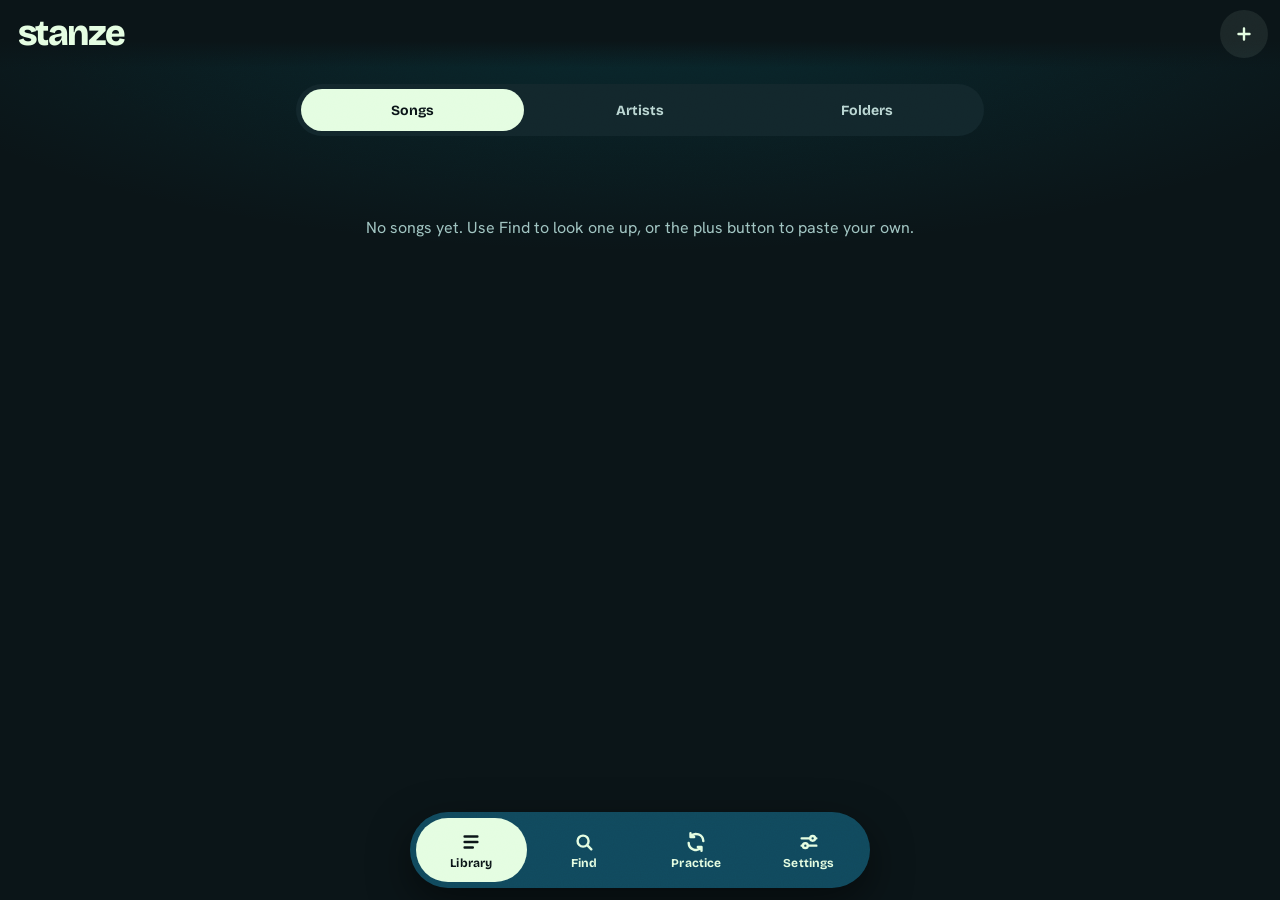
<file: index.html>
<!doctype html>
<html lang="en">
<head>
  <meta charset="utf-8">
  <meta name="viewport" content="width=device-width, initial-scale=1, viewport-fit=cover, interactive-widget=resizes-content">
  <title>Stanze</title>
  <meta name="description" content="Autoscrolling lyrics and chords for playing along.">
  <meta name="theme-color" content="#0a1215">
  <link rel="manifest" href="manifest.webmanifest">
  <link rel="icon" href="icons/icon.svg" type="image/svg+xml">
  <link rel="apple-touch-icon" href="icons/icon-180.png">
  <link rel="preconnect" href="https://fonts.googleapis.com">
  <link rel="preconnect" href="https://fonts.gstatic.com" crossorigin>
  <link rel="stylesheet" href="https://fonts.googleapis.com/css2?family=Bricolage+Grotesque:opsz,wght@12..96,400..800&family=Hanken+Grotesk:wght@400..700&display=swap">
  <link rel="stylesheet" href="style.css?v=1.11.0">
</head>
<body>
  <!-- Icon set (inline SVG, no emoji) -->
  <svg width="0" height="0" style="position:absolute" aria-hidden="true">
    <defs>
      <symbol id="i-back" viewBox="0 0 24 24"><path d="M15 5l-7 7 7 7" fill="none" stroke="currentColor" stroke-width="2.6" stroke-linecap="round" stroke-linejoin="round"/></symbol>
      <symbol id="i-settings" viewBox="0 0 24 24"><g fill="none" stroke="currentColor" stroke-width="2.6" stroke-linecap="round" stroke-linejoin="round"><path d="M4 8h9M19 8h1M4 16h1M11 16h9"/><circle cx="16" cy="8" r="2.6"/><circle cx="8" cy="16" r="2.6"/></g></symbol>
      <symbol id="i-edit" viewBox="0 0 24 24"><path d="M4 20h4L19 9l-4-4L4 16v4zM13.5 6.5l4 4" fill="none" stroke="currentColor" stroke-width="2.6" stroke-linejoin="round"/></symbol>
      <symbol id="i-play" viewBox="0 0 24 24"><g fill="none" stroke="currentColor" stroke-width="2.6" stroke-linecap="round" stroke-linejoin="round"><path d="M8 5.5v13l11-6.5z"/></g></symbol>
      <symbol id="i-pause" viewBox="0 0 24 24"><g fill="none" stroke="currentColor" stroke-width="2.6" stroke-linecap="round" stroke-linejoin="round"><path d="M9 6v12M15 6v12"/></g></symbol>
      <symbol id="i-restart" viewBox="0 0 24 24"><g fill="none" stroke="currentColor" stroke-width="2.6" stroke-linecap="round" stroke-linejoin="round"><path d="M4 12a8 8 0 108-8 8 8 0 00-6 2.7"/><path d="M5 3v4h4"/></g></symbol>
      <symbol id="i-minus" viewBox="0 0 24 24"><path d="M6 12h12" stroke="currentColor" stroke-width="2.6" stroke-linecap="round"/></symbol>
      <symbol id="i-plus" viewBox="0 0 24 24"><path d="M12 6v12M6 12h12" stroke="currentColor" stroke-width="2.6" stroke-linecap="round"/></symbol>
      <symbol id="i-more" viewBox="0 0 24 24"><g fill="currentColor"><circle cx="5.5" cy="12" r="1.8"/><circle cx="12" cy="12" r="1.8"/><circle cx="18.5" cy="12" r="1.8"/></g></symbol>
      <symbol id="i-close" viewBox="0 0 24 24"><path d="M6 6l12 12M18 6L6 18" stroke="currentColor" stroke-width="2.6" stroke-linecap="round"/></symbol>
      <symbol id="i-search" viewBox="0 0 24 24"><g fill="none" stroke="currentColor" stroke-width="2.6" stroke-linecap="round" stroke-linejoin="round"><circle cx="11" cy="11" r="6"/><path d="M16 16l4 4"/></g></symbol>
      <symbol id="i-text" viewBox="0 0 24 24"><g fill="none" stroke="currentColor" stroke-width="2.6" stroke-linecap="round" stroke-linejoin="round"><rect x="5" y="4.5" width="14" height="16.5" rx="4"/><path d="M9 10h6M9 14.5h4"/></g></symbol>
      <symbol id="i-folder" viewBox="0 0 24 24"><path d="M3.5 7.5a2 2 0 012-2h4l2 2h7a2 2 0 012 2v7.5a2 2 0 01-2 2h-13a2 2 0 01-2-2z" fill="none" stroke="currentColor" stroke-width="2.6" stroke-linejoin="round"/></symbol>
      <symbol id="i-note" viewBox="0 0 24 24"><g fill="none" stroke="currentColor" stroke-width="2.6" stroke-linecap="round" stroke-linejoin="round"><path d="M9 18V6l10-2v12"/><circle cx="6.5" cy="18" r="2.5"/><circle cx="16.5" cy="16" r="2.5"/></g></symbol>
      <symbol id="i-timer" viewBox="0 0 24 24"><g fill="none" stroke="currentColor" stroke-width="2.6" stroke-linecap="round"><circle cx="12" cy="13" r="7"/><path d="M12 13V9.5M10 3h4"/></g></symbol>
      <symbol id="i-updown" viewBox="0 0 24 24"><path d="M8 8.5l4-4 4 4M8 15.5l4 4 4-4M12 5v14" fill="none" stroke="currentColor" stroke-width="2.4" stroke-linecap="round" stroke-linejoin="round"/></symbol>
      <symbol id="i-up" viewBox="0 0 24 24"><path d="M6 15l6-6 6 6" fill="none" stroke="currentColor" stroke-width="2.6" stroke-linecap="round" stroke-linejoin="round"/></symbol>
      <symbol id="i-down" viewBox="0 0 24 24"><path d="M6 9l6 6 6-6" fill="none" stroke="currentColor" stroke-width="2.6" stroke-linecap="round" stroke-linejoin="round"/></symbol>
      <symbol id="i-next" viewBox="0 0 24 24"><g fill="currentColor"><path d="M5 6.2v11.6a.8.8 0 001.2.7l8.6-5.8a.8.8 0 000-1.4L6.2 5.5A.8.8 0 005 6.2z"/><rect x="16.5" y="5.5" width="2.5" height="13" rx="1"/></g></symbol>
      <symbol id="i-check" viewBox="0 0 24 24"><path d="M5 12.5l4.5 4.5L19 7.5" fill="none" stroke="currentColor" stroke-width="2.6" stroke-linecap="round" stroke-linejoin="round"/></symbol>
      <symbol id="i-library" viewBox="0 0 24 24"><g fill="none" stroke="currentColor" stroke-width="2.6" stroke-linecap="round" stroke-linejoin="round"><path d="M5 6h14M5 12h14M5 18h9"/></g></symbol>
      <symbol id="i-practice" viewBox="0 0 24 24"><g fill="none" stroke="currentColor" stroke-width="2.6" stroke-linecap="round" stroke-linejoin="round"><path d="M4 13a8 8 0 0 0 14 5M20 11A8 8 0 0 0 6 6M6 2.5V6.5H10M18 21.5V17.5H14"/></g></symbol>
      <symbol id="i-sort" viewBox="0 0 24 24"><g fill="none" stroke="currentColor" stroke-width="2.6" stroke-linecap="round" stroke-linejoin="round"><path d="M7 5v14M4 16l3 3 3-3M17 19V5M14 8l3-3 3 3"/></g></symbol>
      <symbol id="i-chevron" viewBox="0 0 24 24"><path d="M9 6l6 6-6 6" fill="none" stroke="currentColor" stroke-width="2.6" stroke-linecap="round" stroke-linejoin="round"/></symbol>
      <symbol id="i-metronome" viewBox="0 0 24 24"><g fill="none" stroke="currentColor" stroke-width="2.6" stroke-linecap="round" stroke-linejoin="round"><path d="M7 20L10 4h4l3 16z"/><path d="M12 15l5-7"/></g></symbol>
      <symbol id="i-click" viewBox="0 0 24 24"><g fill="none" stroke="currentColor" stroke-width="2.6" stroke-linecap="round" stroke-linejoin="round"><path d="M4 9.5h3l4.5-4v13L7 14.5H4z"/><path d="M15 9a4 4 0 010 6M17.8 6.5a7.5 7.5 0 010 11"/></g></symbol>
      <symbol id="i-flag" viewBox="0 0 24 24"><path d="M7 21V4M7 4h10l-2.5 4L17 12H7" fill="none" stroke="currentColor" stroke-width="2.4" stroke-linecap="round" stroke-linejoin="round"/></symbol>
      <symbol id="i-tuning" viewBox="0 0 24 24"><g fill="none" stroke="currentColor" stroke-width="2.6" stroke-linecap="round" stroke-linejoin="round"><path d="M8 21V11M16 21V11"/><path d="M7 11h10l-1-6.5a1.5 1.5 0 00-1.5-1.3h-5A1.5 1.5 0 008 4.5z"/><path d="M4.5 6h3M16.5 8h3"/></g></symbol>
      <symbol id="i-person" viewBox="0 0 24 24"><g fill="none" stroke="currentColor" stroke-width="2.6" stroke-linecap="round"><circle cx="12" cy="8.5" r="3.5"/><path d="M5 20c1.2-3.6 4-5.5 7-5.5s5.8 1.9 7 5.5"/></g></symbol>
    </defs>
  </svg>

  <div class="grain" aria-hidden="true"></div>

  <!-- LIBRARY -->
  <section id="view-library" class="view tabbed" hidden>
    <header class="bar brand-bar">
      <h1 class="tab-title wordmark" aria-label="Stanze library">stanze</h1>
      <button class="icon-btn" data-go="#/edit/new" aria-label="Add your own lyrics"><svg><use href="#i-plus"/></svg></button>
    </header>
    <div class="content">
      <div class="segmented" id="lib-views" role="tablist" aria-label="Library view">
        <button type="button" data-view="songs" role="tab">Songs</button>
        <button type="button" data-view="artists" role="tab">Artists</button>
        <button type="button" data-view="folders" role="tab">Folders</button>
      </div>
      <div class="row gap lib-tools">
        <input id="lib-filter" class="input grow" type="search" placeholder="Filter" autocomplete="off">
        <button class="btn small sort-btn" id="lib-sort" type="button"><svg><use href="#i-sort"/></svg><span id="lib-sort-label">Recent</span></button>
        <button class="btn small sort-btn tune-btn" id="lib-tuning" type="button" hidden><svg><use href="#i-tuning"/></svg><span id="lib-tuning-label">Tuning</span></button>
      </div>
      <div id="lib-list" class="lib-list"></div>
      <p id="lib-empty" class="empty" hidden></p>
    </div>
    <nav id="alpha-rail" class="alpha-rail" hidden aria-label="Jump to letter"></nav>
  </section>

  <!-- FOLDER -->
  <section id="view-folder" class="view tabbed" hidden>
    <header class="bar">
      <button class="icon-btn" id="folder-back" aria-label="Back"><svg><use href="#i-back"/></svg></button>
      <h1 id="folder-name"></h1>
      <button class="btn small" id="folder-add" aria-label="Add songs"><svg><use href="#i-plus"/></svg>Add</button>
      <button class="icon-btn" id="folder-menu" aria-label="Folder options"><svg><use href="#i-more"/></svg></button>
    </header>
    <div class="content">
      <div class="folder-sub"><span class="muted small" id="folder-meta"></span><span class="drag-note" id="folder-drag-note" hidden><svg><use href="#i-updown"/></svg>Drag the numbers to reorder</span></div>
      <ul id="folder-list" class="list"></ul>
      <div id="folder-empty" class="empty folder-empty" hidden><p>Nothing on this cord yet.</p><button class="btn primary" id="folder-empty-add"><svg><use href="#i-plus"/></svg>Add songs</button></div>
    </div>
  </section>

  <!-- FIND -->
  <section id="view-search" class="view tabbed" hidden>
    <header class="bar brand-bar"><h1 class="tab-title">Find</h1></header>
    <div class="content">
      <form id="search-form" class="stack">
        <div class="search-field"><svg aria-hidden="true"><use href="#i-search"/></svg><input id="search-track" class="input" placeholder="Song title" autocomplete="off" required></div>
        <input id="search-artist" class="input" placeholder="Artist (optional)" autocomplete="off">
        <button class="btn primary" type="submit"><svg><use href="#i-search"/></svg>Search lyrics</button>
      </form>
      <p id="search-status" class="muted"></p>
      <ul id="search-results" class="list results"></ul>
      <div class="card-note">
        <div class="grow"><b>Got your own lyrics or chords?</b><div class="muted small">Paste them in and Stanze will pace them for you.</div></div>
        <button class="btn small" data-go="#/edit/new">Paste my own</button>
      </div>
      <p class="muted small">Lyrics come from LRCLIB, a free open lyrics library. Synced songs scroll in time with the original recording.</p>
    </div>
  </section>

  <!-- PRACTICE -->
  <section id="view-practice" class="view tabbed" hidden>
    <header class="bar brand-bar"><h1 class="tab-title">Practice</h1></header>
    <div class="content">
      <section class="deck">
        <div class="deck-head">
          <div class="eyebrow">Today's practice</div>
          <h2>Five songs, picked for you</h2>
          <p class="deck-lede">Chosen from how you've rated your songs. Stanze keeps an ear on every rating and adapts as you go: a song that feels rustier comes back sooner, and one that's settling in gives its place to something that needs you more.</p>
          <div class="deck-progress"><div class="deck-strip" id="deck-strip" aria-hidden="true"></div><span id="deck-count"></span></div>
        </div>
        <ul id="deck-list" class="list deck-list"></ul>
        <p id="deck-swipe-note" class="muted small deck-note" hidden>Start with any song. Not feeling one today? Swipe it away and it rests for a few days.</p>
        <div id="deck-finished" class="deck-finished" hidden>
          <h3>That's today's five</h3>
          <p>Thanks for making time to practise. Tomorrow's songs will build on how these felt.</p>
          <button class="btn primary" id="deck-more" type="button"><svg><use href="#i-practice"/></svg>Practise five more</button>
        </div>
        <p id="deck-empty" class="empty" hidden>Nothing to practise yet. Rate a few songs from their options menu and Stanze will start picking for you.</p>
        <div id="deck-done-wrap" class="deck-done-wrap" hidden>
          <div class="field-label">Done today</div>
          <div id="deck-done" class="deck-done"></div>
        </div>
      </section>
      <section>
        <div class="lib-shape-head">
          <h2>Where your songs are</h2>
          <p>From first read to second nature. Tap a stage to see its songs.</p>
        </div>
        <div id="comfort-summary" class="lib-shape"></div>
      </section>
    </div>
  </section>

  <!-- EDIT -->
  <section id="view-edit" class="view" hidden>
    <header class="bar">
      <button class="icon-btn" id="edit-back" aria-label="Back"><svg><use href="#i-back"/></svg></button>
      <h1 id="edit-heading">Song</h1>
      <button class="btn primary small" id="edit-save">Save</button>
    </header>
    <div class="content stack">
      <label>Title<input id="edit-title" class="input" autocomplete="off"></label>
      <label>Artist<input id="edit-artist" class="input" autocomplete="off"></label>
      <label>Song length <span class="muted">(minutes:seconds, paces songs without timings)</span>
        <input id="edit-duration" class="input" placeholder="e.g. 3:45" inputmode="numeric" autocomplete="off">
      </label>
      <div class="tempo-edit">
        <div class="field-label">Tempo</div>
        <div class="row gap">
          <input id="edit-bpm" class="input bpm-input" placeholder="BPM" inputmode="numeric" autocomplete="off" aria-label="Tempo in BPM">
          <button type="button" class="btn grow" id="edit-tap">Tap on the beat</button>
        </div>
        <div class="row gap">
          <span class="muted small grow" id="edit-bpm-note">Type it in or tap along with the recording.</span>
          <select id="edit-bpb" class="input sig-select" aria-label="Time signature">
            <option value="2">2/4</option><option value="3">3/4</option><option value="4" selected>4/4</option>
            <option value="5">5/4</option><option value="6">6/8</option><option value="7">7/8</option>
          </select>
        </div>
        <label class="key-row"><span class="field-label">Key</span>
          <input id="edit-key" class="input key-input" placeholder="G, F#m, Bb" autocomplete="off" autocapitalize="characters" spellcheck="false" maxlength="12">
        </label>
        <button type="button" class="setup-edit" id="edit-setup"><span class="field-label">Capo and tuning</span><b id="edit-setup-val">Standard tuning</b><svg><use href="#i-chevron"/></svg></button>
      </div>
      <label>Lyrics
        <textarea id="edit-lyrics" class="input lyrics-input" spellcheck="false" placeholder="Paste lyrics here, one line per line.&#10;&#10;Optional chords go in square brackets before the word:&#10;[G]First line of my [D]song"></textarea>
      </label>
      <details class="help">
        <summary>Tips: chords and timing</summary>
        <p>Put chords in square brackets just before the word they land on, like <code>[Am]Hello [F]there</code>. You can also paste a chord sheet with chords on the line above the words.</p>
        <p>Lines starting with a time like <code>[01:23.45]</code> are synced and scroll exactly on time. You can make these yourself with <b>Tap to time</b> in the player.</p>
      </details>
    </div>
  </section>

  <!-- SETTINGS -->
  <section id="view-settings" class="view tabbed" hidden>
    <header class="bar">
      <h1 class="tab-title">Settings</h1>
    </header>
    <div class="content stack settings">
      <section class="set-group">
        <div class="field-label">Lyrics</div>
        <label class="setting slider"><span>Lyric size</span>
          <span class="row gap"><input id="set-font" type="range" min="18" max="56" step="2"><output id="set-font-out"></output></span>
        </label>
        <label class="setting check"><span>Show chords</span><input id="set-chords" type="checkbox" role="switch"></label>
        <label class="setting check"><span>Moving background</span><input id="set-motion" type="checkbox" role="switch"></label>
        <div class="setting picker"><span id="set-resume-label">Carry on after I scroll</span>
          <select id="set-resume" class="input" aria-labelledby="set-resume-label" data-seg="2 sec|3 sec|5 sec|8 sec">
            <option value="2">2 seconds</option><option value="3">3 seconds</option>
            <option value="5">5 seconds</option><option value="8">8 seconds</option>
          </select>
        </div>
      </section>
      <section class="set-group">
        <div class="field-label">Count-in</div>
        <div class="setting picker"><span id="set-countin-label">Before starting</span>
          <select id="set-countin" class="input" aria-labelledby="set-countin-label" data-seg="Off|1 bar|2 bars|3 sec|5 sec">
            <option value="0">None</option>
            <option value="1bar">1 bar, on the beat</option><option value="2bar">2 bars, on the beat</option>
            <option value="3">3 seconds</option><option value="5">5 seconds</option>
          </select>
          <span class="muted small">Bars follow the song's tempo. Songs without one count 3 seconds.</span>
        </div>
        <label class="setting check"><span>Click during count-in</span><input id="set-click" type="checkbox" role="switch"></label>
        <label class="setting check"><span>Pause at instrumentals</span><input id="set-gaps" type="checkbox" role="switch"></label>
      </section>
      <section class="set-group">
        <div class="field-label">Phone and online</div>
        <label class="setting check"><span>Keep screen awake</span><input id="set-wake" type="checkbox" role="switch"></label>
        <label class="setting check"><span>Look up tempo online</span><input id="set-bpm" type="checkbox" role="switch"></label>
        <label class="setting check"><span>Look up cover art</span><input id="set-covers" type="checkbox" role="switch"></label>
        <label class="setting check disabled"><span>Follow me with the mic <small class="muted">Coming later</small></span><input type="checkbox" role="switch" disabled></label>
      </section>
      <section class="set-group">
      <div class="field-label">Backup</div>
      <p class="muted small">Your songs live on this phone only. Save a backup file now and then so you never lose them.</p>
      <div class="row gap">
        <button class="btn grow" id="backup-export">Save backup</button>
        <button class="btn grow" id="backup-import">Restore backup</button>
        <input type="file" id="backup-file" accept=".json,application/json" hidden>
      </div>
      </section>
      <p class="muted small" id="app-version"></p>
    </div>
  </section>

  <!-- PLAYER -->
  <section id="view-player" class="player" hidden>
    <div class="ambient" aria-hidden="true"><i class="glow g1"></i><i class="glow g2"></i><i class="glow g3"></i><i class="pulse"></i></div>
    <header class="bar player-bar">
      <button class="icon-btn" id="p-back" aria-label="Back"><svg><use href="#i-back"/></svg></button>
      <div class="titles"><div id="p-title" class="p-title"></div><div class="p-sub muted small"><span id="p-artist"></span><button type="button" class="p-key" id="p-key" hidden>Key <b id="p-key-val"></b></button></div></div>
      <button class="icon-btn" id="p-edit" aria-label="Edit song"><svg><use href="#i-edit"/></svg></button>
    </header>
    <div id="p-video" class="video-card" hidden>
      <div id="p-video-wrap" class="vc-wrap">
        <div id="p-video-frame" class="vc-frame"></div>
      </div>
      <p id="p-video-msg" class="vc-msg small" hidden></p>
      <div class="vc-bar">
        <div id="p-video-switch" class="segmented vc-switch" role="group" aria-label="Play along with"></div>
        <button type="button" class="icon-btn" id="p-video-more" aria-label="Track options"><svg><use href="#i-more"/></svg></button>
      </div>
    </div>
    <div class="lyrics-wrap">
      <div id="p-lyrics" class="p-lyrics" tabindex="0"></div>
      <button type="button" id="p-backnow" class="backnow" hidden><svg><use href="#i-up"/></svg><span id="p-backnow-text">Back to now</span></button>
    </div>
    <div id="p-timing" class="timing-panel" hidden>
      <p class="small">Tap <b>Next line</b> as you start singing each line.</p>
      <div class="row gap">
        <button class="btn grow" id="t-cancel">Cancel</button>
        <button class="btn primary grow big" id="t-next">Next line</button>
      </div>
    </div>
    <footer class="controls">
      <div class="cordbox" id="p-cordbox">
        <div class="clues" id="p-clues"></div>
        <svg id="p-cord" class="cord" role="slider" tabindex="0" aria-label="Song position. Drag to move through the song." aria-valuemin="0" aria-valuemax="100" aria-valuenow="0">
          <defs><clipPath id="p-cord-clip"><rect id="p-cord-cliprect" x="0" y="-20" width="0" height="100"/></clipPath></defs>
          <g id="p-tethers"></g>
          <path class="rest" id="p-cord-rest"/>
          <path class="played" id="p-cord-played" clip-path="url(#p-cord-clip)"/>
          <g id="p-knots"></g>
          <circle class="halo" id="p-cord-halo" r="22"/>
          <circle class="bead" id="p-cord-bead" r="9"/>
        </svg>
        <div class="cord-bubble" id="p-cord-bubble" hidden><b id="p-bub-time"></b><span id="p-bub-text"></span></div>
      </div>
      <div class="scrub">
        <span id="p-time" class="time">0:00</span>
        <span id="p-total" class="time">0:00</span>
      </div>
      <div class="dock">
        <div class="dock-side">
          <button type="button" class="round-btn" id="p-restart" aria-label="Start again"><svg><use href="#i-restart"/></svg></button>
          <button type="button" class="tempo-btn" id="p-tempo-btn" aria-label="Song tempo">
            <svg class="beat-ring" id="p-beatring" viewBox="0 0 64 64" aria-hidden="true"></svg>
            <span class="tp-text"><b id="p-tempo-num">Tap</b><small id="p-tempo-sub">tempo</small></span>
          </button>
        </div>
        <div class="playwrap" id="p-playwrap">
          <svg class="count-ring" id="p-ring" viewBox="0 0 92 92" aria-hidden="true"></svg>
          <button class="ctl play" id="p-play" aria-label="Play"><svg><use href="#i-play"/></svg></button>
          <span class="ci-num" id="p-cinum" aria-hidden="true"></span>
        </div>
        <div class="dock-side end">
          <button type="button" class="round-btn" id="p-metro" aria-pressed="false" aria-label="Metronome click"><svg><use href="#i-click"/></svg></button>
          <button type="button" class="round-btn" id="p-more" aria-label="Playback options"><svg><use href="#i-more"/></svg></button>
        </div>
      </div>
      <button type="button" id="p-speed-note" class="speed-note" hidden></button>
    </footer>
  </section>

  <nav id="tabbar" class="tabbar" aria-label="Main">
    <a class="tab" data-tab="library" href="#/"><span class="tab-ind"><svg><use href="#i-library"/></svg></span><span class="tab-label">Library</span></a>
    <a class="tab" data-tab="search" href="#/search"><span class="tab-ind"><svg><use href="#i-search"/></svg></span><span class="tab-label">Find</span></a>
    <a class="tab" data-tab="practice" href="#/practice"><span class="tab-ind"><svg><use href="#i-practice"/></svg></span><span class="tab-label">Practice</span></a>
    <a class="tab" data-tab="settings" href="#/settings"><span class="tab-ind"><svg><use href="#i-settings"/></svg></span><span class="tab-label">Settings</span></a>
  </nav>

  <div id="modal" class="modal" hidden>
    <div class="modal-card" role="dialog" aria-modal="true" aria-labelledby="modal-title">
      <header class="sheet-head"><h1 id="modal-title"></h1><button class="icon-btn" id="modal-close" aria-label="Close"><svg><use href="#i-close"/></svg></button></header>
      <div id="modal-body" class="modal-body"></div>
      <div class="row gap modal-actions" id="modal-actions"></div>
    </div>
  </div>

  <div id="toast" class="toast" hidden></div>

  <script>
    /* Safety net: if the app fails to start (for example after an update left old files behind),
       clear the cached app files (never your saved songs) and reload once. */
    window.__lyricaBoot = false;
    window.addEventListener('load', function () {
      setTimeout(function () {
        if (window.__lyricaBoot) return;
        var tried = false;
        try { tried = sessionStorage.getItem('lyrica.recovered') === '1'; sessionStorage.setItem('lyrica.recovered', '1'); } catch (e) {}
        if (tried) { document.body.insertAdjacentHTML('beforeend', '<p style="padding:24px;color:#e4fde1;font:16px system-ui">Stanze could not start. Please close the app and open it again.</p>'); return; }
        var jobs = [];
        if ('caches' in window) jobs.push(caches.keys().then(function (k) { return Promise.all(k.map(function (n) { return caches.delete(n); })); }));
        if (navigator.serviceWorker) jobs.push(navigator.serviceWorker.getRegistrations().then(function (r) { return Promise.all(r.map(function (x) { return x.unregister(); })); }));
        Promise.all(jobs).catch(function () {}).then(function () { location.reload(); });
      }, 1500);
    });
  </script>
  <script src="app.js?v=1.11.0"></script>
</body>
</html>
</file>
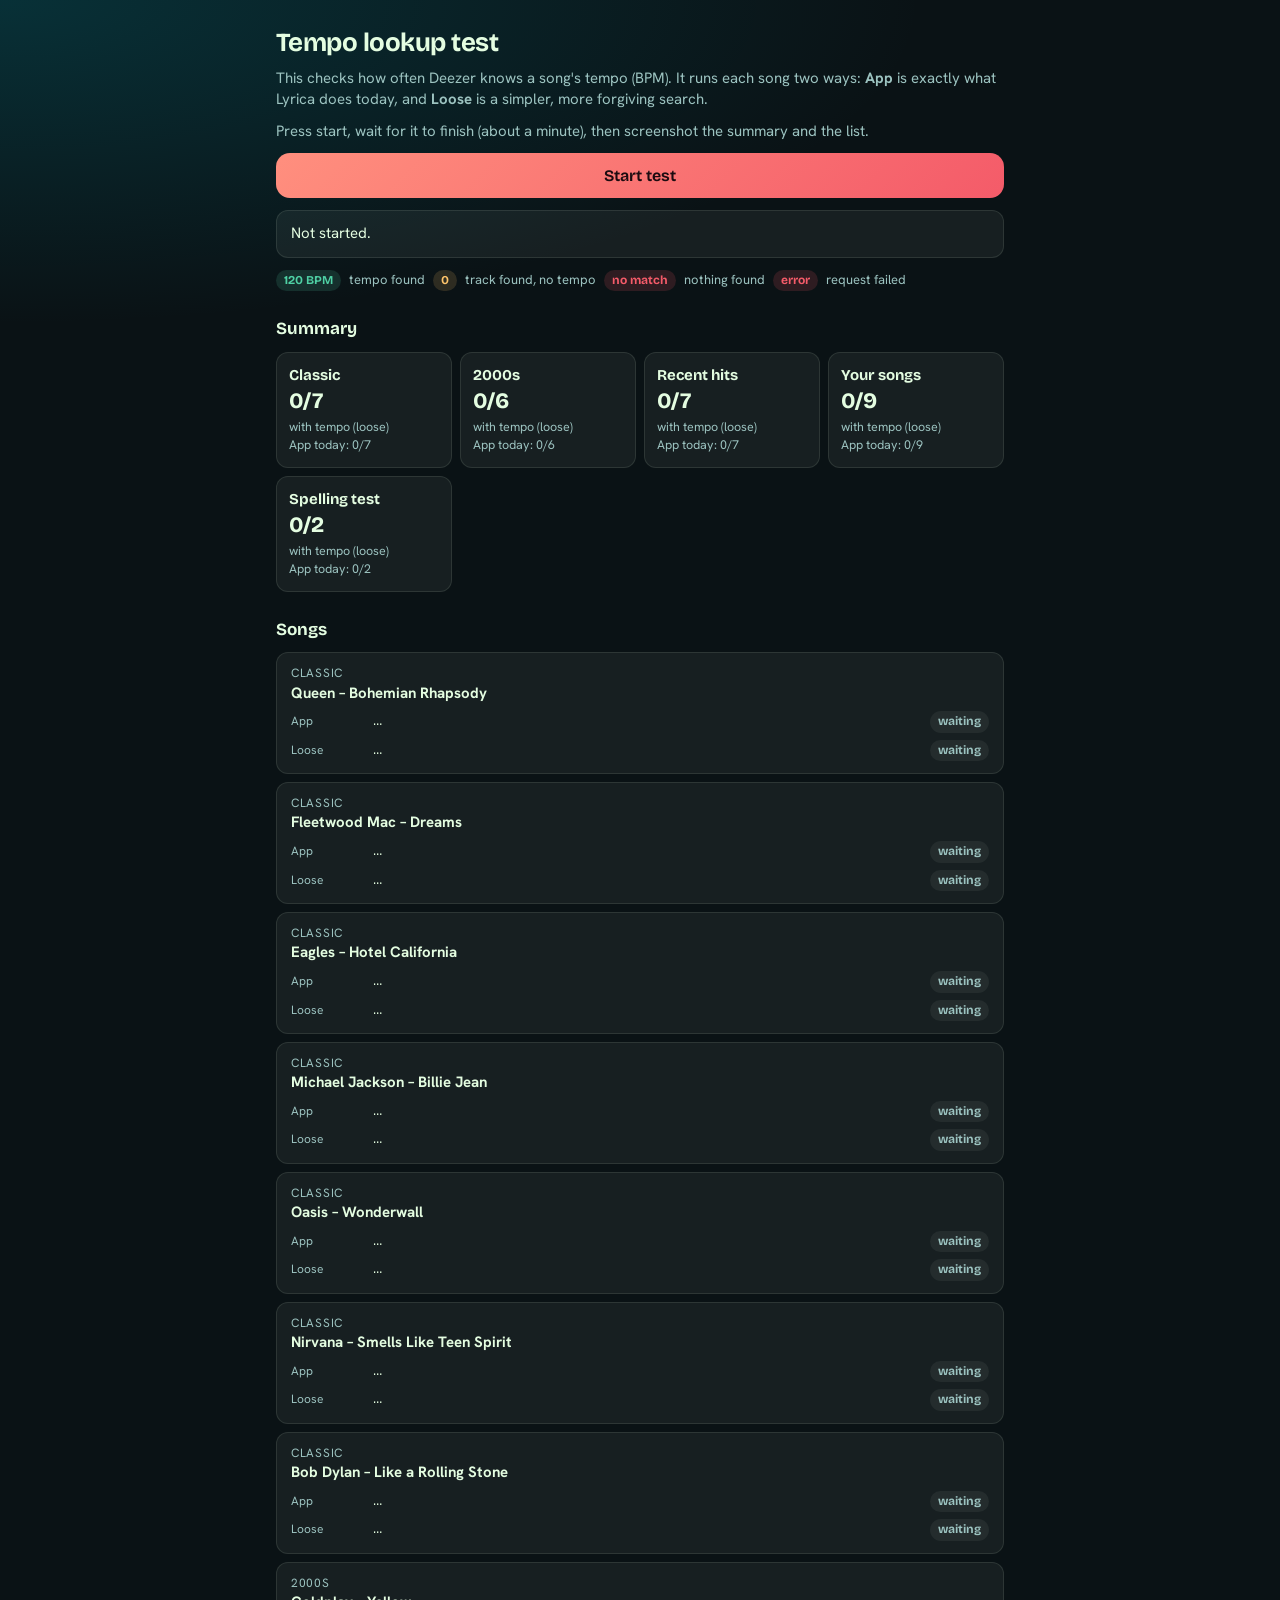
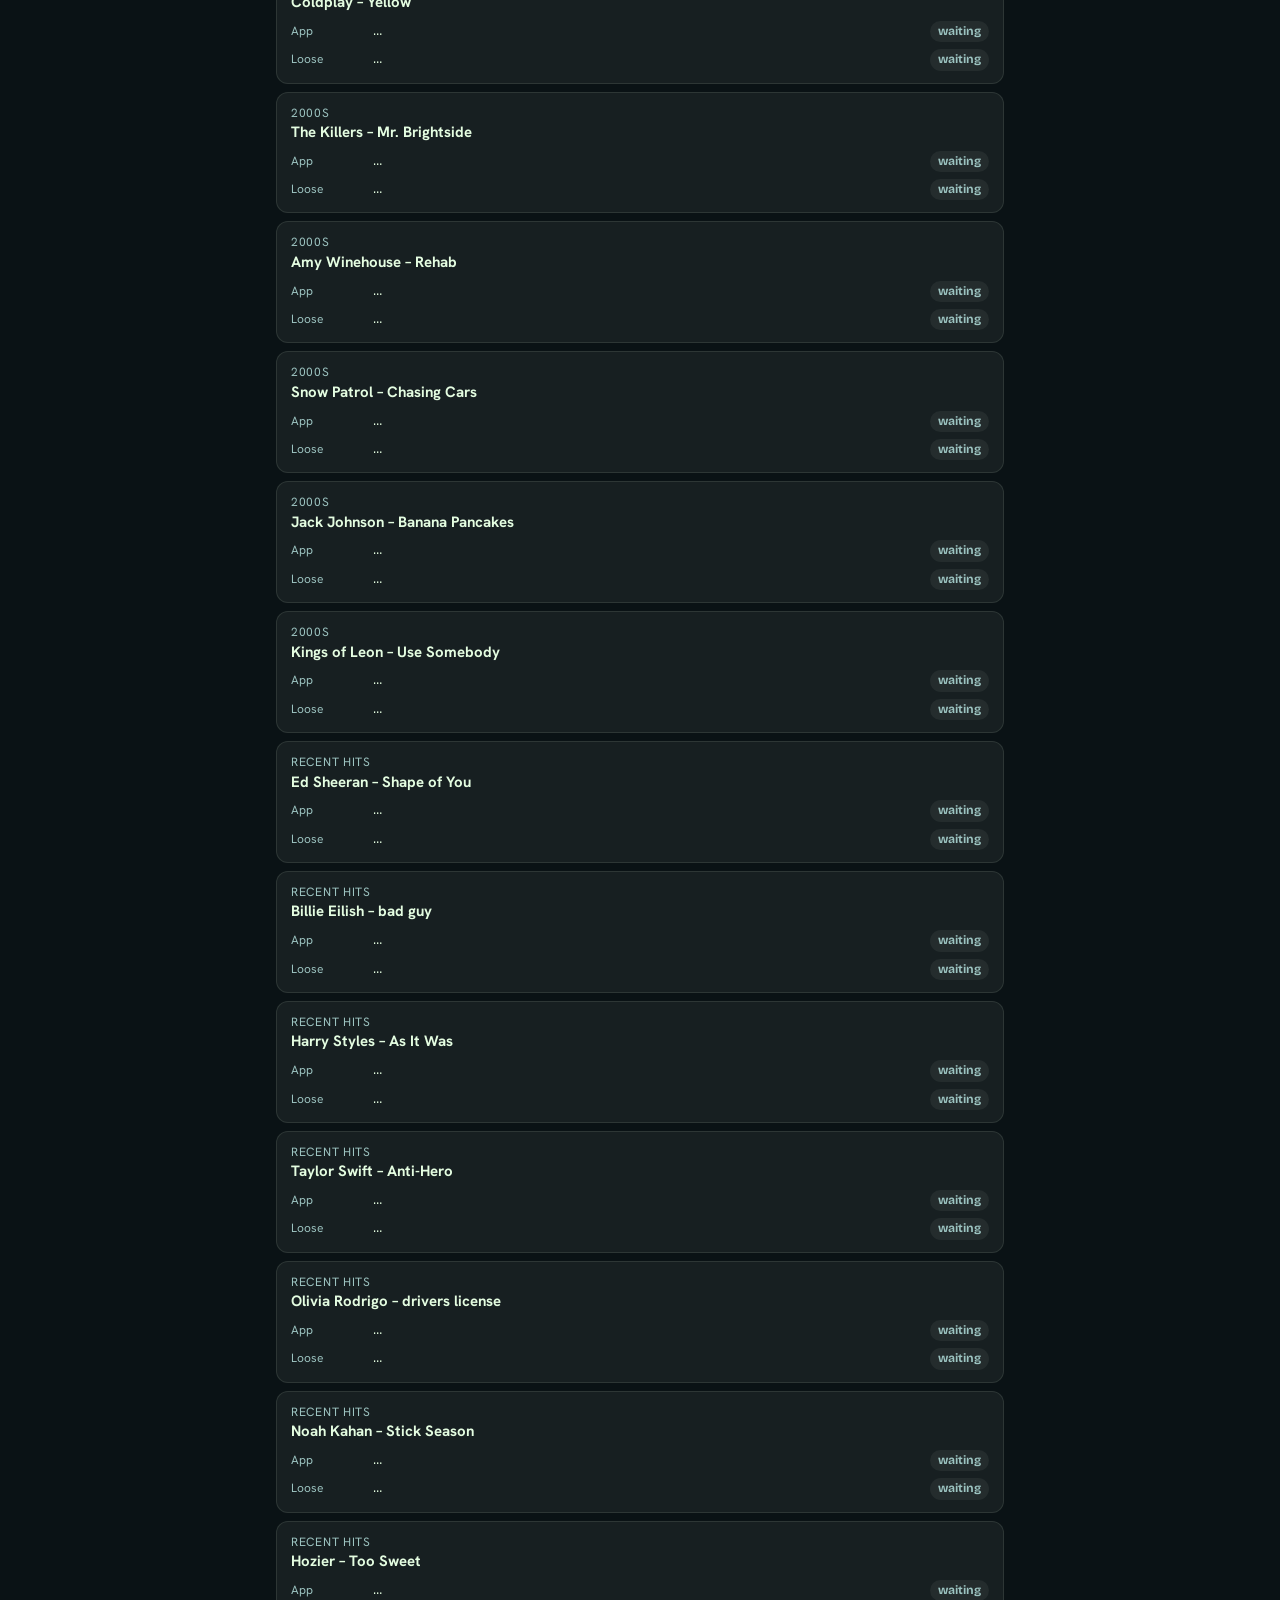
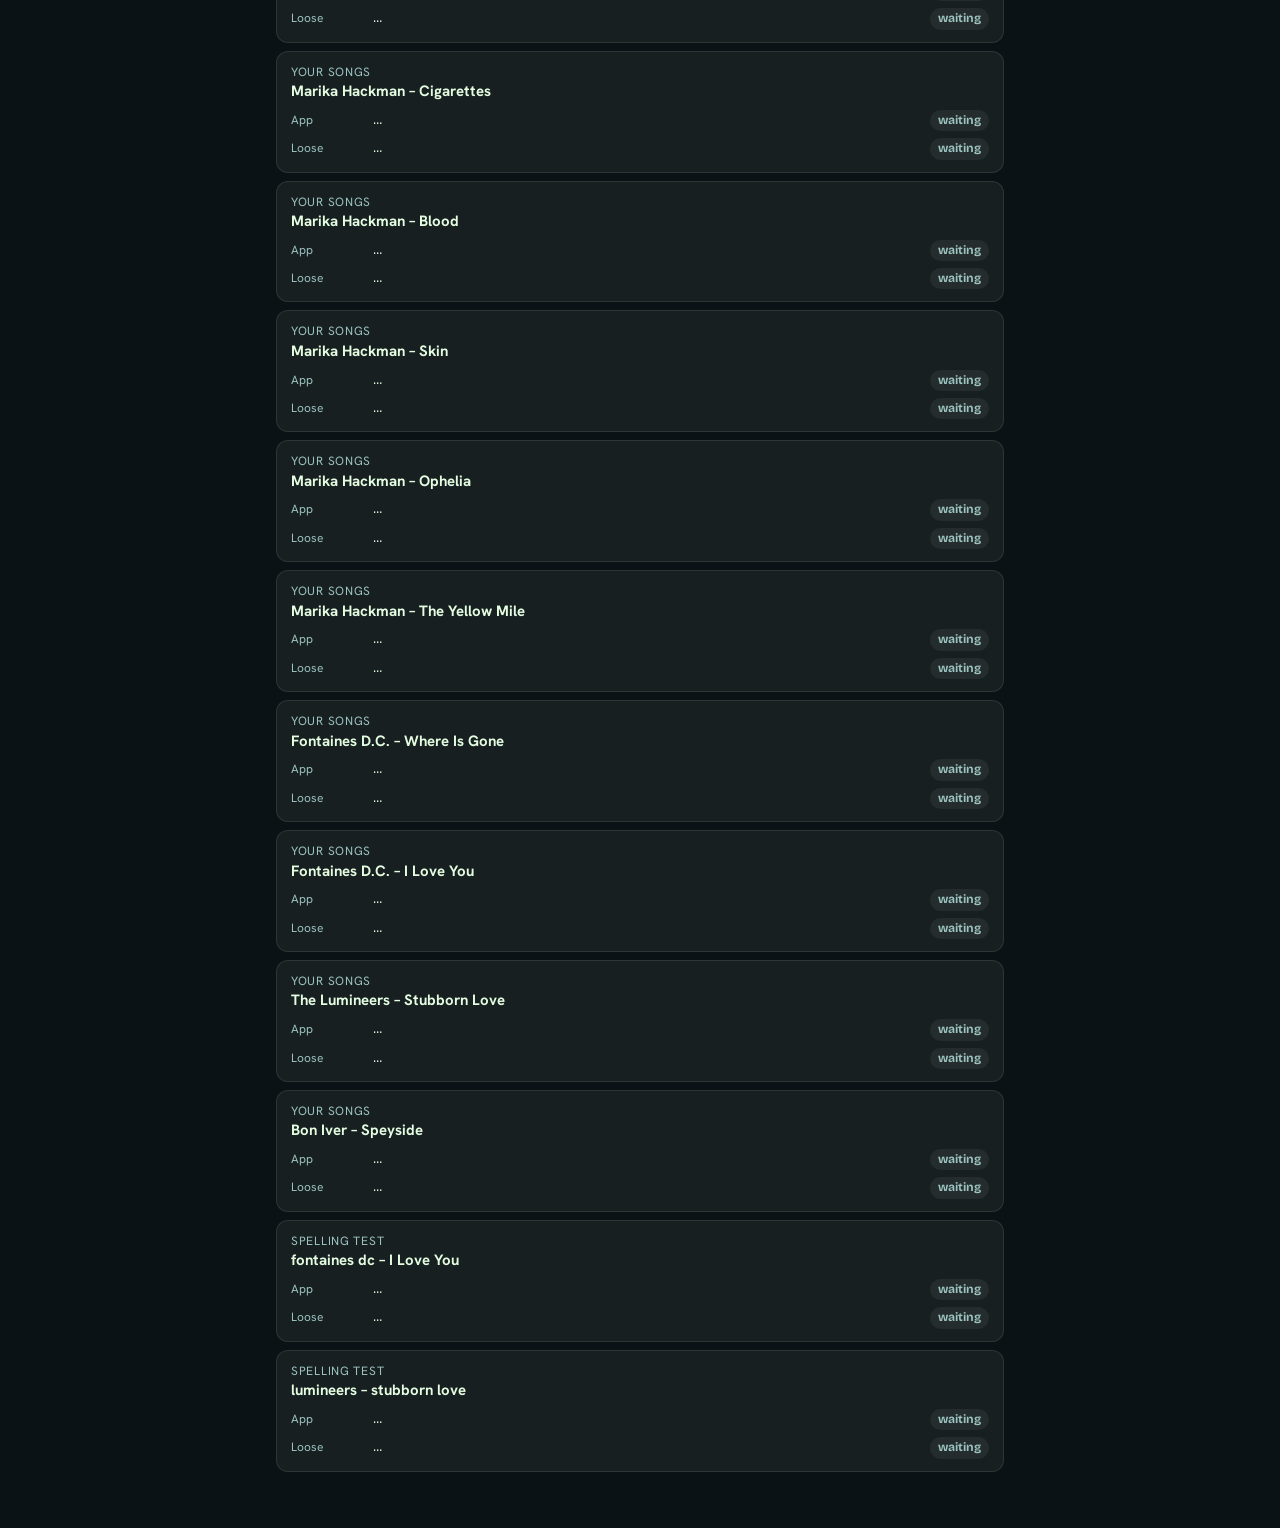
<file: bpm-test.html>
<!doctype html>
<html lang="en">
<head>
<meta charset="utf-8">
<meta name="viewport" content="width=device-width, initial-scale=1, viewport-fit=cover">
<meta name="robots" content="noindex">
<title>Tempo lookup test</title>
<link rel="preconnect" href="https://fonts.googleapis.com">
<link rel="stylesheet" href="https://fonts.googleapis.com/css2?family=Bricolage+Grotesque:opsz,wght@12..96,500..800&family=Hanken+Grotesk:wght@400..700&display=swap">
<style>
  /* Standalone diagnostics page for Lyrica. Not linked from the app; safe to delete. */
  :root {
    --bg: #0a1215; --surface: rgba(228, 253, 225, .06); --border: rgba(228, 253, 225, .1);
    --text: #e4fde1; --muted: #9cc3c0; --good: #4fd1a5; --warn: #ffc56b; --bad: #f45b69; --accent: #f45b69;
    color-scheme: dark;
  }
  * { box-sizing: border-box; }
  body {
    margin: 0; color: var(--text); font: 15px/1.45 "Hanken Grotesk", system-ui, sans-serif;
    background: radial-gradient(120% 60% at 0% 0%, rgba(2, 128, 144, .28), transparent 60%), var(--bg);
    background-attachment: fixed; min-height: 100vh;
  }
  main { max-width: 760px; margin: 0 auto; padding: 20px 16px 48px; }
  h1, h2, .num, button, .badge { font-family: "Bricolage Grotesque", system-ui, sans-serif; }
  h1 { font-size: 26px; margin: 4px 0 6px; letter-spacing: -.02em; }
  h2 { font-size: 17px; margin: 26px 0 10px; }
  p { margin: 0 0 10px; color: var(--muted); }
  button {
    font-weight: 650; font-size: 16px; border: 0; border-radius: 14px; padding: 13px 18px; cursor: pointer; width: 100%;
    color: #1c0b10; background: linear-gradient(135deg, #ff8f7e, #f45b69);
  }
  button:disabled { opacity: .5; }
  .status { margin: 12px 0; padding: 12px 14px; border-radius: 12px; background: var(--surface); border: 1px solid var(--border); }
  .summary { display: grid; grid-template-columns: repeat(auto-fit, minmax(150px, 1fr)); gap: 8px; }
  .tier { padding: 12px; border-radius: 12px; background: var(--surface); border: 1px solid var(--border); }
  .tier b { display: block; font-family: "Bricolage Grotesque", system-ui, sans-serif; }
  .tier .num { font-size: 22px; font-weight: 750; }
  .tier small { color: var(--muted); display: block; }
  .card { padding: 12px 14px; border-radius: 12px; background: var(--surface); border: 1px solid var(--border); margin-bottom: 8px; }
  .card .q { font-weight: 700; }
  .card .tierlbl { color: var(--muted); font-size: 12px; text-transform: uppercase; letter-spacing: .06em; }
  .row { display: grid; grid-template-columns: 74px 1fr auto; gap: 8px; align-items: baseline; margin-top: 6px; font-size: 14px; }
  .row .k { color: var(--muted); font-size: 12px; }
  .badge { font-size: 12px; font-weight: 700; padding: 2px 8px; border-radius: 99px; white-space: nowrap; }
  .ok { background: rgba(79, 209, 165, .15); color: var(--good); }
  .zero { background: rgba(255, 197, 107, .15); color: var(--warn); }
  .none, .err { background: rgba(244, 91, 105, .15); color: var(--bad); }
  .wait { background: var(--surface); color: var(--muted); }
  .match { overflow-wrap: anywhere; }
  .legend { display: flex; flex-wrap: wrap; gap: 8px; margin: 8px 0 0; font-size: 13px; color: var(--muted); align-items: center; }
</style>
</head>
<body>
<main>
  <h1>Tempo lookup test</h1>
  <p>This checks how often Deezer knows a song's tempo (BPM). It runs each song two ways: <b>App</b> is exactly what Lyrica does today, and <b>Loose</b> is a simpler, more forgiving search.</p>
  <p>Press start, wait for it to finish (about a minute), then screenshot the summary and the list.</p>
  <button id="go">Start test</button>
  <div class="status" id="status">Not started.</div>
  <div class="legend"><span class="badge ok">120 BPM</span> tempo found <span class="badge zero">0</span> track found, no tempo <span class="badge none">no match</span> nothing found <span class="badge err">error</span> request failed</div>

  <h2>Summary</h2>
  <div class="summary" id="summary"></div>

  <h2>Songs</h2>
  <div id="list"></div>
</main>
<script>
'use strict';
const DEEZER = 'https://api.deezer.com';
const SONGS = [
  ['Classic', 'Queen', 'Bohemian Rhapsody'],
  ['Classic', 'Fleetwood Mac', 'Dreams'],
  ['Classic', 'Eagles', 'Hotel California'],
  ['Classic', 'Michael Jackson', 'Billie Jean'],
  ['Classic', 'Oasis', 'Wonderwall'],
  ['Classic', 'Nirvana', 'Smells Like Teen Spirit'],
  ['Classic', 'Bob Dylan', 'Like a Rolling Stone'],
  ['2000s', 'Coldplay', 'Yellow'],
  ['2000s', 'The Killers', 'Mr. Brightside'],
  ['2000s', 'Amy Winehouse', 'Rehab'],
  ['2000s', 'Snow Patrol', 'Chasing Cars'],
  ['2000s', 'Jack Johnson', 'Banana Pancakes'],
  ['2000s', 'Kings of Leon', 'Use Somebody'],
  ['Recent hits', 'Ed Sheeran', 'Shape of You'],
  ['Recent hits', 'Billie Eilish', 'bad guy'],
  ['Recent hits', 'Harry Styles', 'As It Was'],
  ['Recent hits', 'Taylor Swift', 'Anti-Hero'],
  ['Recent hits', 'Olivia Rodrigo', 'drivers license'],
  ['Recent hits', 'Noah Kahan', 'Stick Season'],
  ['Recent hits', 'Hozier', 'Too Sweet'],
  ['Your songs', 'Marika Hackman', 'Cigarettes'],
  ['Your songs', 'Marika Hackman', 'Blood'],
  ['Your songs', 'Marika Hackman', 'Skin'],
  ['Your songs', 'Marika Hackman', 'Ophelia'],
  ['Your songs', 'Marika Hackman', 'The Yellow Mile'],
  ['Your songs', 'Fontaines D.C.', 'Where Is Gone'],
  ['Your songs', 'Fontaines D.C.', 'I Love You'],
  ['Your songs', 'The Lumineers', 'Stubborn Love'],
  ['Your songs', 'Bon Iver', 'Speyside'],
  ['Spelling test', 'fontaines dc', 'I Love You'],
  ['Spelling test', 'lumineers', 'stubborn love'],
];

/* Same JSONP helper and matching as the app. */
function jsonp(url) {
  return new Promise((resolve, reject) => {
    const name = '__bpmtest' + Math.random().toString(36).slice(2);
    const sc = document.createElement('script');
    const done = () => { delete window[name]; sc.remove(); };
    const timer = setTimeout(() => { done(); reject(new Error('timed out')); }, 8000);
    window[name] = (data) => { clearTimeout(timer); done(); resolve(data); };
    sc.onerror = () => { clearTimeout(timer); done(); reject(new Error('blocked')); };
    sc.src = url + '&callback=' + name;
    document.head.appendChild(sc);
  });
}
const norm = (x) => String(x || '').toLowerCase().replace(/\(.*?\)|\[.*?\]|feat\..*|[^a-z0-9]/g, '');
const sleep = (ms) => new Promise((r) => setTimeout(r, ms));

async function trackBpm(id) {
  const t = await jsonp(DEEZER + '/track/' + id + '?output=jsonp');
  if (t && t.error) throw new Error(t.error.message || 'Deezer error');
  return Math.round((t && t.bpm) || 0);
}
// exactly the app's search: artist:"..." track:"..."
async function appLookup(artist, title) {
  const q = artist ? 'artist:"' + artist + '" track:"' + title + '"' : title;
  const found = await jsonp(DEEZER + '/search?' + new URLSearchParams({ q, limit: '5', output: 'jsonp' }));
  if (found && found.error) throw new Error(found.error.message || 'Deezer error');
  const hits = (found && found.data) || [];
  const hit = hits.find((r) => norm(r.title) === norm(title)) || hits[0];
  if (!hit) return { match: null };
  return { match: hit.artist.name + ' – ' + hit.title, bpm: await trackBpm(hit.id) };
}
// loose: plain words, prefer a title match, and try the next results if the first has no tempo
async function looseLookup(artist, title) {
  const found = await jsonp(DEEZER + '/search?' + new URLSearchParams({ q: artist + ' ' + title, limit: '8', output: 'jsonp' }));
  if (found && found.error) throw new Error(found.error.message || 'Deezer error');
  const hits = ((found && found.data) || []).filter((r) => norm(r.title).includes(norm(title)) || norm(title).includes(norm(r.title)));
  if (!hits.length) return { match: null };
  let first = null;
  for (const hit of hits.slice(0, 3)) {
    const bpm = await trackBpm(hit.id);
    await sleep(150);
    const res = { match: hit.artist.name + ' – ' + hit.title + (hit.album ? ' (' + hit.album.title + ')' : ''), bpm };
    if (!first) first = res;
    if (bpm > 0) return res;
  }
  return first;
}

function badge(r) {
  if (!r) return '<span class="badge wait">waiting</span>';
  if (r.error) return '<span class="badge err">error</span>';
  if (!r.match) return '<span class="badge none">no match</span>';
  return r.bpm > 0 ? '<span class="badge ok">' + r.bpm + ' BPM</span>' : '<span class="badge zero">0</span>';
}
const esc = (s) => String(s).replace(/[&<>"]/g, (c) => ({ '&': '&amp;', '<': '&lt;', '>': '&gt;', '"': '&quot;' }[c]));
function rowHtml(label, r) {
  const text = !r ? '…' : r.error ? esc(r.error) : r.match ? esc(r.match) : 'No track found';
  return '<div class="row"><span class="k">' + label + '</span><span class="match">' + text + '</span>' + badge(r) + '</div>';
}
const results = SONGS.map(() => ({}));
function render() {
  document.getElementById('list').innerHTML = SONGS.map(([tier, a, t], i) =>
    '<div class="card"><div class="tierlbl">' + esc(tier) + '</div><div class="q">' + esc(a) + ' – ' + esc(t) + '</div>' +
    rowHtml('App', results[i].app) + rowHtml('Loose', results[i].loose) + '</div>').join('');
  const tiers = [...new Set(SONGS.map((s) => s[0]))];
  document.getElementById('summary').innerHTML = tiers.map((tier) => {
    const idx = SONGS.map((s, i) => (s[0] === tier ? i : -1)).filter((i) => i >= 0);
    const count = (k) => idx.filter((i) => results[i][k] && results[i][k].bpm > 0).length;
    return '<div class="tier"><b>' + esc(tier) + '</b><span class="num">' + count('loose') + '/' + idx.length + '</span><small>with tempo (loose)</small><small>App today: ' + count('app') + '/' + idx.length + '</small></div>';
  }).join('');
}

document.getElementById('go').onclick = async () => {
  const btn = document.getElementById('go');
  const status = document.getElementById('status');
  btn.disabled = true;
  status.textContent = 'Checking Deezer can be reached…';
  try {
    const ping = await jsonp(DEEZER + '/search?q=test&limit=1&output=jsonp');
    status.textContent = ping && ping.data ? 'Deezer reached. Checking songs…' : 'Deezer answered oddly: ' + JSON.stringify(ping).slice(0, 120);
  } catch (e) {
    status.textContent = 'Could not reach Deezer from this phone (' + e.message + '). That alone would explain the missing tempos. A content blocker, private DNS or a privacy setting may be stopping it.';
    btn.disabled = false;
    return;
  }
  for (let i = 0; i < SONGS.length; i++) {
    const [, artist, title] = SONGS[i];
    status.textContent = 'Checking ' + (i + 1) + ' of ' + SONGS.length + ': ' + artist + ' – ' + title;
    try { results[i].app = await appLookup(artist, title); } catch (e) { results[i].app = { error: e.message }; }
    await sleep(250);
    try { results[i].loose = await looseLookup(artist, title); } catch (e) { results[i].loose = { error: e.message }; }
    await sleep(250);
    render();
  }
  const total = (k) => results.filter((r) => r[k] && r[k].bpm > 0).length;
  status.textContent = 'Done. Tempo found for ' + total('app') + ' of ' + SONGS.length + ' songs the way the app searches today, and ' + total('loose') + ' with the loose search. Please screenshot the summary and the list.';
  btn.disabled = false;
  btn.textContent = 'Run again';
};
render();
</script>
</body>
</html>
</file>
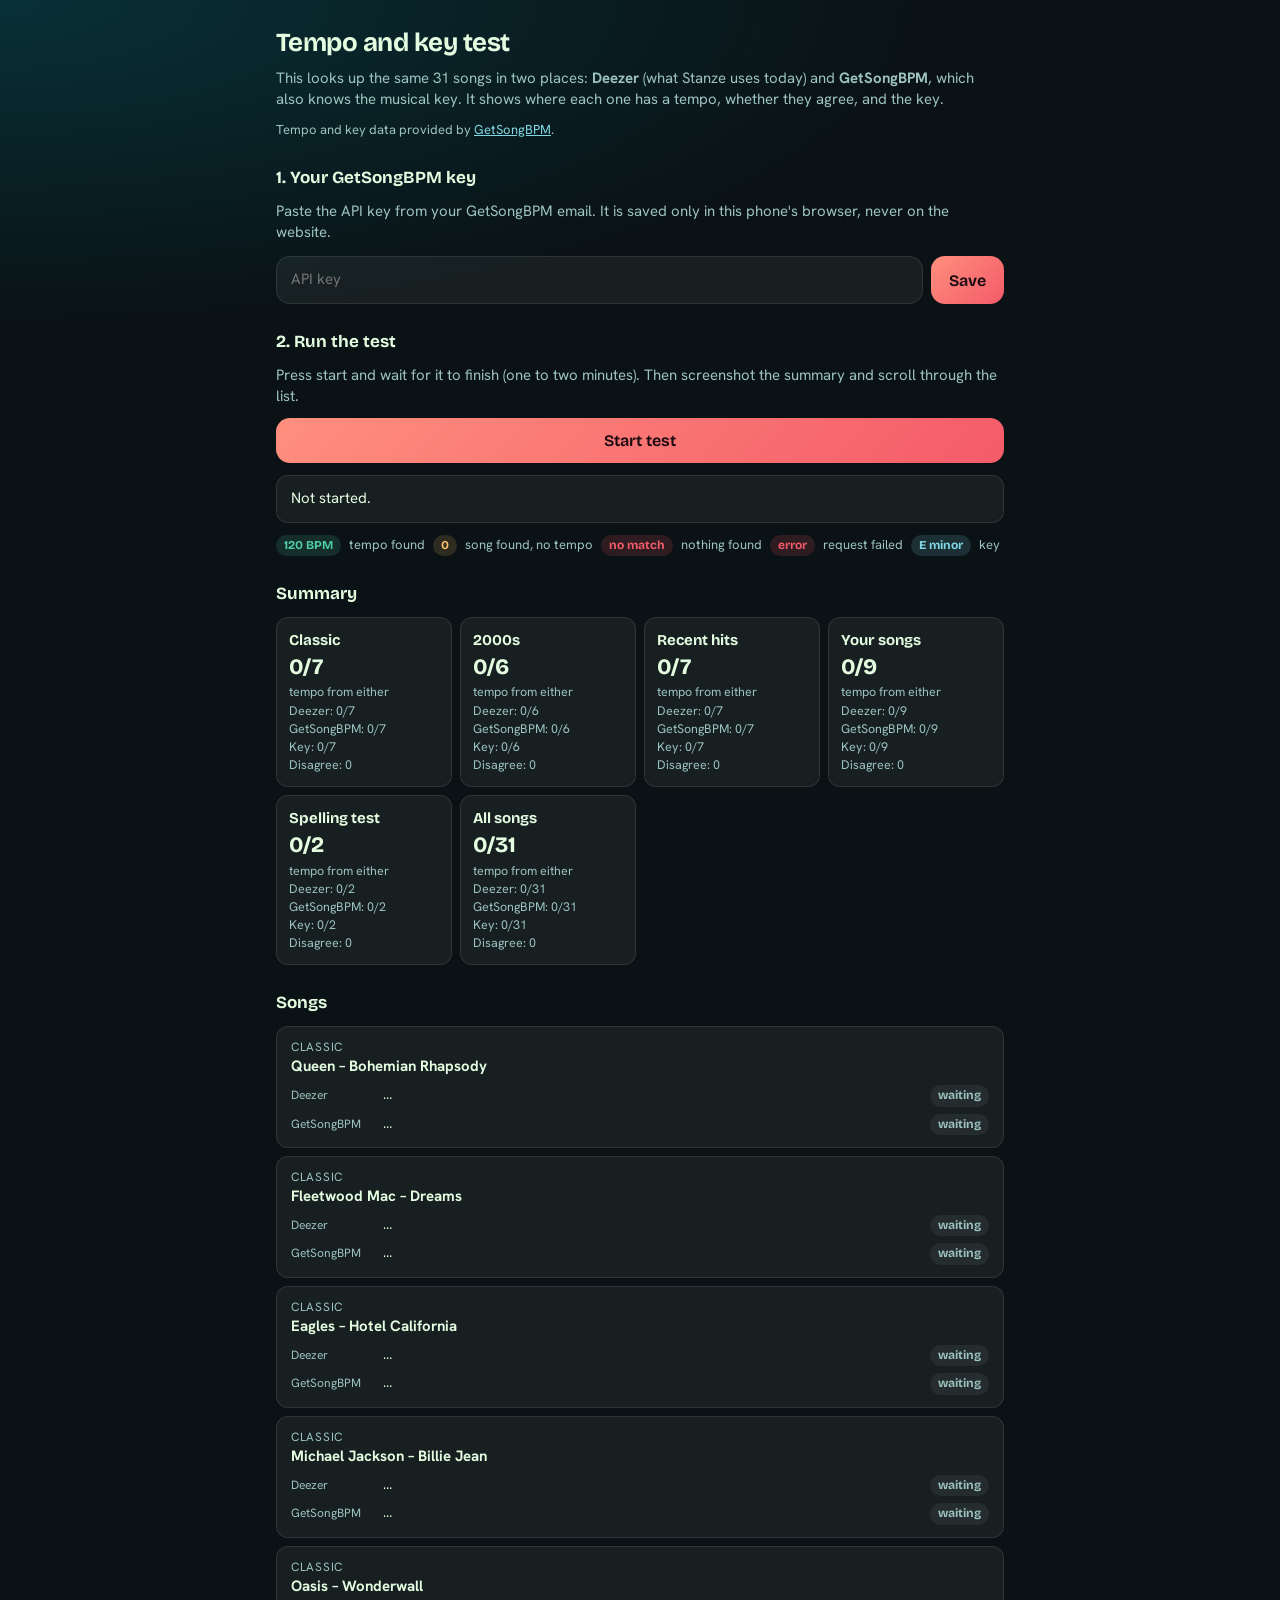
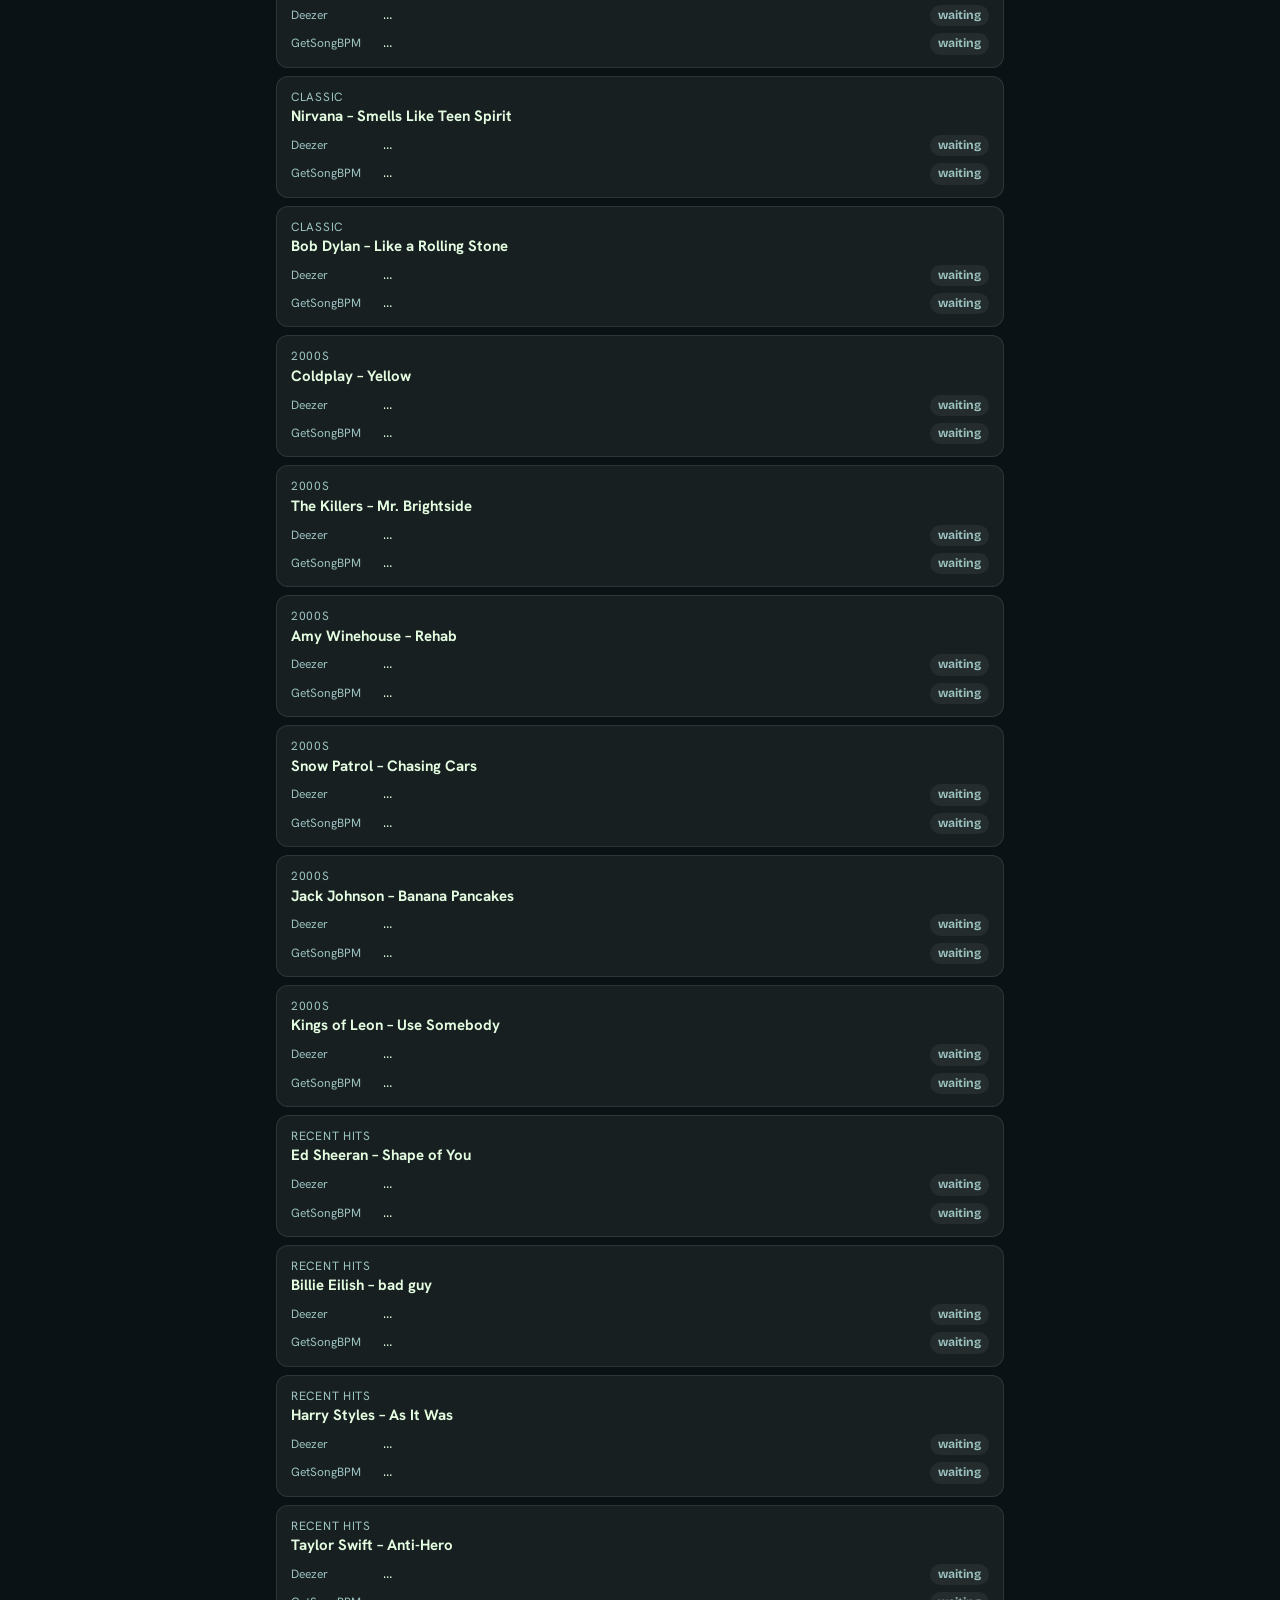
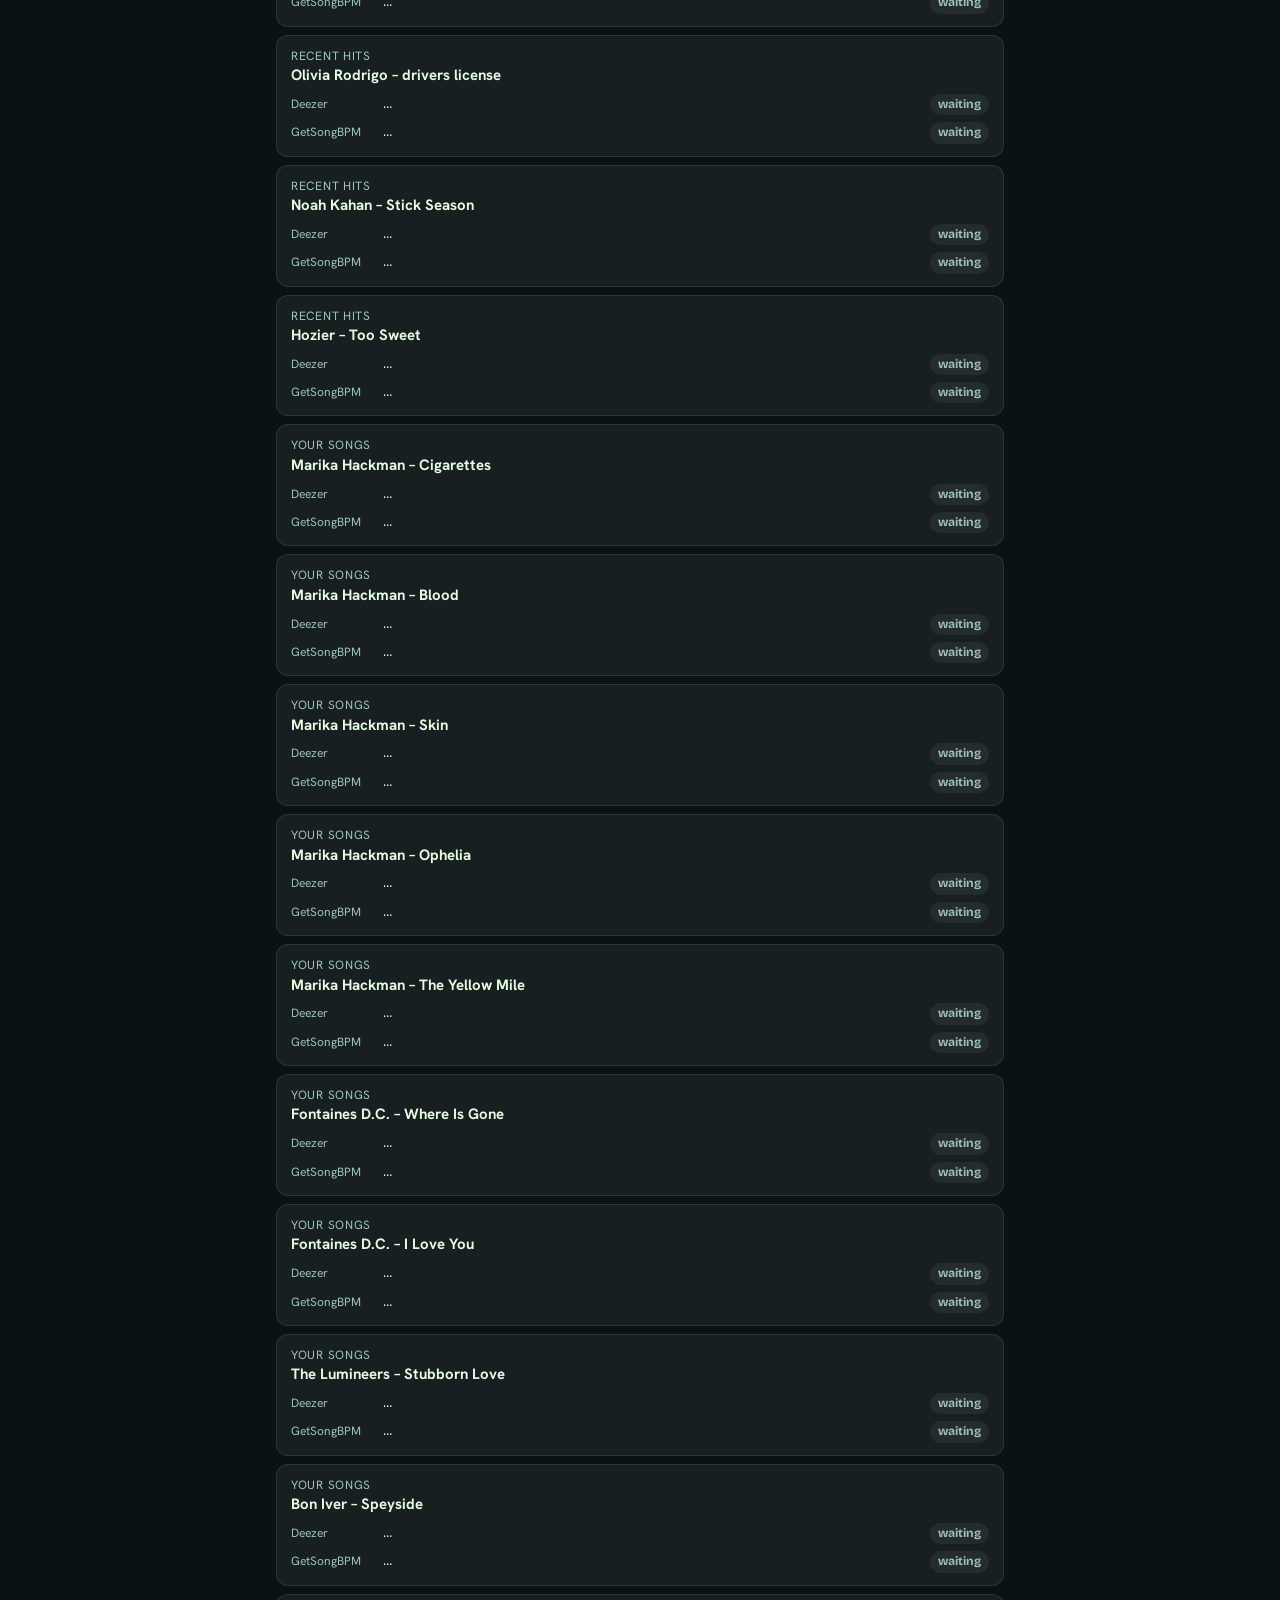
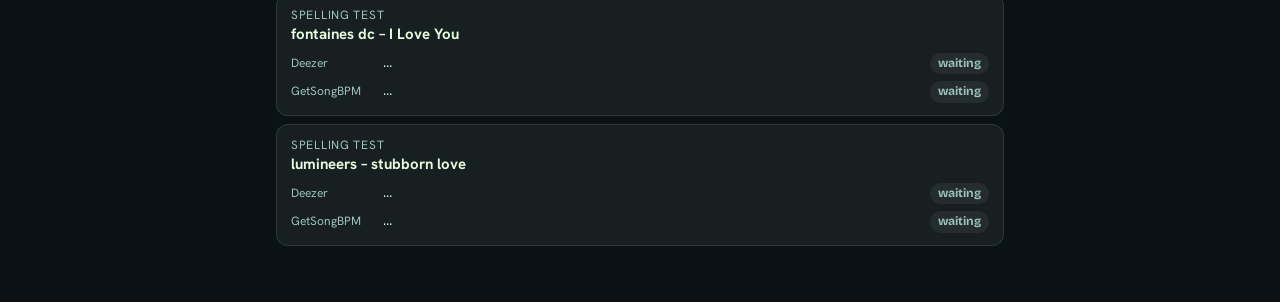
<file: tempo-key-test.html>
<!doctype html>
<html lang="en">
<head>
<meta charset="utf-8">
<meta name="viewport" content="width=device-width, initial-scale=1, viewport-fit=cover">
<meta name="robots" content="noindex">
<title>Tempo and key test</title>
<link rel="preconnect" href="https://fonts.googleapis.com">
<link rel="stylesheet" href="https://fonts.googleapis.com/css2?family=Bricolage+Grotesque:opsz,wght@12..96,500..800&family=Hanken+Grotesk:wght@400..700&display=swap">
<style>
  /* Standalone diagnostics page for Stanze. Not linked from the app; safe to delete. */
  :root {
    --bg: #0a1215; --surface: rgba(228, 253, 225, .06); --border: rgba(228, 253, 225, .1);
    --text: #e4fde1; --muted: #9cc3c0; --good: #4fd1a5; --warn: #ffc56b; --bad: #f45b69; --accent: #f45b69;
    color-scheme: dark;
  }
  * { box-sizing: border-box; }
  body {
    margin: 0; color: var(--text); font: 15px/1.45 "Hanken Grotesk", system-ui, sans-serif;
    background: radial-gradient(120% 60% at 0% 0%, rgba(2, 128, 144, .28), transparent 60%), var(--bg);
    background-attachment: fixed; min-height: 100vh;
  }
  main { max-width: 760px; margin: 0 auto; padding: 20px 16px 48px; }
  h1, h2, .num, button, .badge { font-family: "Bricolage Grotesque", system-ui, sans-serif; }
  h1 { font-size: 26px; margin: 4px 0 6px; letter-spacing: -.02em; }
  h2 { font-size: 17px; margin: 26px 0 10px; }
  p { margin: 0 0 10px; color: var(--muted); }
  button {
    font-weight: 650; font-size: 16px; border: 0; border-radius: 14px; padding: 13px 18px; cursor: pointer; width: 100%;
    color: #1c0b10; background: linear-gradient(135deg, #ff8f7e, #f45b69);
  }
  button:disabled { opacity: .5; }
  .status { margin: 12px 0; padding: 12px 14px; border-radius: 12px; background: var(--surface); border: 1px solid var(--border); }
  .summary { display: grid; grid-template-columns: repeat(auto-fit, minmax(150px, 1fr)); gap: 8px; }
  .tier { padding: 12px; border-radius: 12px; background: var(--surface); border: 1px solid var(--border); }
  .tier b { display: block; font-family: "Bricolage Grotesque", system-ui, sans-serif; }
  .tier .num { font-size: 22px; font-weight: 750; }
  .tier small { color: var(--muted); display: block; }
  .card { padding: 12px 14px; border-radius: 12px; background: var(--surface); border: 1px solid var(--border); margin-bottom: 8px; }
  .card .q { font-weight: 700; }
  .card .tierlbl { color: var(--muted); font-size: 12px; text-transform: uppercase; letter-spacing: .06em; }
  .row { display: grid; grid-template-columns: 84px 1fr auto; gap: 8px; align-items: baseline; margin-top: 6px; font-size: 14px; }
  .row .k { color: var(--muted); font-size: 12px; }
  .badge { font-size: 12px; font-weight: 700; padding: 2px 8px; border-radius: 99px; white-space: nowrap; }
  .ok { background: rgba(79, 209, 165, .15); color: var(--good); }
  .zero { background: rgba(255, 197, 107, .15); color: var(--warn); }
  .none, .err { background: rgba(244, 91, 105, .15); color: var(--bad); }
  .wait { background: var(--surface); color: var(--muted); }
  .match { overflow-wrap: anywhere; }
  .legend { display: flex; flex-wrap: wrap; gap: 8px; margin: 8px 0 0; font-size: 13px; color: var(--muted); align-items: center; }
  .keybox { display: flex; gap: 8px; margin: 12px 0; }
  .keybox input { flex: 1; min-width: 0; font: inherit; color: var(--text); background: var(--surface); border: 1px solid var(--border); border-radius: 14px; padding: 12px 14px; }
  .keybox button { width: auto; }
  .credit { font-size: 13px; }
  a { color: #7fd8e3; }
  .verdict { margin-top: 8px; font-size: 13px; color: var(--muted); }
  .verdict b { color: var(--text); }
  .key { background: rgba(127, 216, 227, .15); color: #7fd8e3; }
</style>
</head>
<body>
<main>
  <h1>Tempo and key test</h1>
  <p>This looks up the same 31 songs in two places: <b>Deezer</b> (what Stanze uses today) and <b>GetSongBPM</b>, which also knows the musical key. It shows where each one has a tempo, whether they agree, and the key.</p>
  <p class="credit">Tempo and key data provided by <a href="https://getsongbpm.com" target="_blank" rel="noopener">GetSongBPM</a>.</p>

  <h2>1. Your GetSongBPM key</h2>
  <p>Paste the API key from your GetSongBPM email. It is saved only in this phone's browser, never on the website.</p>
  <div class="keybox"><input id="key" type="text" autocomplete="off" autocapitalize="off" spellcheck="false" placeholder="API key"><button id="savekey">Save</button></div>

  <h2>2. Run the test</h2>
  <p>Press start and wait for it to finish (one to two minutes). Then screenshot the summary and scroll through the list.</p>
  <button id="go">Start test</button>
  <div class="status" id="status">Not started.</div>
  <div class="legend"><span class="badge ok">120 BPM</span> tempo found <span class="badge zero">0</span> song found, no tempo <span class="badge none">no match</span> nothing found <span class="badge err">error</span> request failed <span class="badge key">E minor</span> key</div>

  <h2>Summary</h2>
  <div class="summary" id="summary"></div>

  <h2>Songs</h2>
  <div id="list"></div>
</main>
<script>
'use strict';
const DEEZER = 'https://api.deezer.com';
// Docs name api.getsongbpm.com; newer examples use api.getsong.co. Try both.
const GSB_HOSTS = ['https://api.getsongbpm.com', 'https://api.getsong.co'];
const KEY_STORE = 'stanze.tempoTest.gsbKey';
const SONGS = [
  ['Classic', 'Queen', 'Bohemian Rhapsody'],
  ['Classic', 'Fleetwood Mac', 'Dreams'],
  ['Classic', 'Eagles', 'Hotel California'],
  ['Classic', 'Michael Jackson', 'Billie Jean'],
  ['Classic', 'Oasis', 'Wonderwall'],
  ['Classic', 'Nirvana', 'Smells Like Teen Spirit'],
  ['Classic', 'Bob Dylan', 'Like a Rolling Stone'],
  ['2000s', 'Coldplay', 'Yellow'],
  ['2000s', 'The Killers', 'Mr. Brightside'],
  ['2000s', 'Amy Winehouse', 'Rehab'],
  ['2000s', 'Snow Patrol', 'Chasing Cars'],
  ['2000s', 'Jack Johnson', 'Banana Pancakes'],
  ['2000s', 'Kings of Leon', 'Use Somebody'],
  ['Recent hits', 'Ed Sheeran', 'Shape of You'],
  ['Recent hits', 'Billie Eilish', 'bad guy'],
  ['Recent hits', 'Harry Styles', 'As It Was'],
  ['Recent hits', 'Taylor Swift', 'Anti-Hero'],
  ['Recent hits', 'Olivia Rodrigo', 'drivers license'],
  ['Recent hits', 'Noah Kahan', 'Stick Season'],
  ['Recent hits', 'Hozier', 'Too Sweet'],
  ['Your songs', 'Marika Hackman', 'Cigarettes'],
  ['Your songs', 'Marika Hackman', 'Blood'],
  ['Your songs', 'Marika Hackman', 'Skin'],
  ['Your songs', 'Marika Hackman', 'Ophelia'],
  ['Your songs', 'Marika Hackman', 'The Yellow Mile'],
  ['Your songs', 'Fontaines D.C.', 'Where Is Gone'],
  ['Your songs', 'Fontaines D.C.', 'I Love You'],
  ['Your songs', 'The Lumineers', 'Stubborn Love'],
  ['Your songs', 'Bon Iver', 'Speyside'],
  ['Spelling test', 'fontaines dc', 'I Love You'],
  ['Spelling test', 'lumineers', 'stubborn love'],
];

const norm = (x) => String(x || '').toLowerCase().replace(/\(.*?\)|\[.*?\]|feat\..*|[^a-z0-9]/g, '');
const titleMatch = (a, b) => { const x = norm(a), y = norm(b); return x && y && (x.includes(y) || y.includes(x)); };
const sleep = (ms) => new Promise((r) => setTimeout(r, ms));
const esc = (s) => String(s).replace(/[&<>"]/g, (c) => ({ '&': '&amp;', '<': '&lt;', '>': '&gt;', '"': '&quot;' }[c]));

/* ---------- Deezer: same loose search as the app (JSONP) ---------- */
function jsonp(url) {
  return new Promise((resolve, reject) => {
    const name = '__tktest' + Math.random().toString(36).slice(2);
    const sc = document.createElement('script');
    const done = () => { delete window[name]; sc.remove(); };
    const timer = setTimeout(() => { done(); reject(new Error('timed out')); }, 8000);
    window[name] = (data) => { clearTimeout(timer); done(); resolve(data); };
    sc.onerror = () => { clearTimeout(timer); done(); reject(new Error('blocked')); };
    sc.src = url + '&callback=' + name;
    document.head.appendChild(sc);
  });
}
async function deezerTrackBpm(id) {
  const t = await jsonp(DEEZER + '/track/' + id + '?output=jsonp');
  if (t && t.error) throw new Error(t.error.message || 'Deezer error');
  return Math.round((t && t.bpm) || 0);
}
async function deezerLookup(artist, title) {
  const found = await jsonp(DEEZER + '/search?' + new URLSearchParams({ q: artist + ' ' + title, limit: '8', output: 'jsonp' }));
  if (found && found.error) throw new Error(found.error.message || 'Deezer error');
  const hits = ((found && found.data) || []).filter((r) => titleMatch(r.title, title));
  if (!hits.length) return { match: null };
  let first = null;
  for (const hit of hits.slice(0, 3)) {
    const bpm = await deezerTrackBpm(hit.id);
    await sleep(150);
    const res = { match: hit.artist.name + ' – ' + hit.title + (hit.album ? ' (' + hit.album.title + ')' : ''), bpm };
    if (!first) first = res;
    if (bpm > 0) return res;
  }
  return first;
}

/* ---------- GetSongBPM ---------- */
let gsbHost = null; // the host that answered first
async function gsbGet(path, params) {
  const key = localStorage.getItem(KEY_STORE) || '';
  const hosts = gsbHost ? [gsbHost] : GSB_HOSTS;
  let lastErr = null;
  for (const host of hosts) {
    const url = host + path + '?' + new URLSearchParams({ api_key: key, ...params });
    let res;
    try {
      const ctl = new AbortController();
      const timer = setTimeout(() => ctl.abort(), 10000);
      res = await fetch(url, { signal: ctl.signal });
      clearTimeout(timer);
    } catch (e) {
      lastErr = new Error(e.name === 'AbortError' ? 'timed out' : 'blocked by the browser');
      continue;
    }
    if (res.status === 401 || res.status === 403) throw new Error('key not accepted (' + res.status + ')');
    if (res.status === 429) throw new Error('too many requests');
    if (!res.ok) { lastErr = new Error('HTTP ' + res.status); continue; }
    gsbHost = host;
    return res.json();
  }
  throw lastErr || new Error('no answer');
}
function asList(x) { return Array.isArray(x) ? x : []; }
function gsbArtistName(s) { const a = s && s.artist; return (a && (a.name || (Array.isArray(a) && a[0] && a[0].name))) || ''; }
async function gsbLookup(artist, title) {
  const data = await gsbGet('/search/', { type: 'both', lookup: 'song:' + title + ' artist:' + artist, limit: '10' });
  let hits = asList(data && data.search);
  if (data && data.search && data.search.error && !hits.length) hits = [];
  hits = hits.filter((s) => titleMatch(s.song_title || s.title, title));
  if (!hits.length) return { match: null };
  // prefer the right artist and a hit that has a tempo
  const sameArtist = hits.filter((s) => titleMatch(gsbArtistName(s), artist));
  const pool = sameArtist.length ? sameArtist : hits;
  let hit = pool.find((s) => Number(s.tempo) > 0) || pool[0];
  let bpm = Math.round(Number(hit.tempo) || 0);
  let key = hit.key_of || '';
  // search results sometimes leave tempo/key out; ask for the full song
  if ((!bpm || !key) && (hit.song_id || hit.id)) {
    try {
      const full = await gsbGet('/song/', { id: hit.song_id || hit.id });
      const s = full && full.song;
      if (s) { bpm = bpm || Math.round(Number(s.tempo) || 0); key = key || s.key_of || ''; }
    } catch (e) { /* keep what we have */ }
  }
  const album = hit.album && hit.album.title ? ' (' + hit.album.title + ')' : '';
  return { match: gsbArtistName(hit) + ' – ' + (hit.song_title || hit.title) + album, bpm, key };
}

/* ---------- compare ---------- */
function verdict(d, g) {
  if (!(d && d.bpm > 0) || !(g && g.bpm > 0)) return null;
  const a = d.bpm, b = g.bpm;
  if (Math.abs(a - b) <= 3) return 'agree';
  if (Math.abs(a - 2 * b) <= 4 || Math.abs(2 * a - b) <= 4) return 'halfdouble';
  return 'differ';
}
const VERDICT_TEXT = {
  agree: '<b>Both agree.</b>',
  halfdouble: '<b>Half or double.</b> Same feel, one counts twice as fast.',
  differ: '<b>They disagree.</b> One of them is probably wrong.',
};

function badge(r) {
  if (!r) return '<span class="badge wait">waiting</span>';
  if (r.error) return '<span class="badge err">error</span>';
  if (!r.match) return '<span class="badge none">no match</span>';
  return r.bpm > 0 ? '<span class="badge ok">' + r.bpm + ' BPM</span>' : '<span class="badge zero">0</span>';
}
function rowHtml(label, r) {
  const text = !r ? '…' : r.error ? esc(r.error) : r.match ? esc(r.match) : 'No song found';
  return '<div class="row"><span class="k">' + label + '</span><span class="match">' + text + '</span>' + badge(r) + '</div>';
}
function keyRow(g) {
  if (!g || g.error || !g.match) return '';
  const k = g.key ? '<span class="badge key">' + esc(g.key) + '</span>' : '<span class="badge zero">none</span>';
  return '<div class="row"><span class="k">Key</span><span class="match"></span>' + k + '</div>';
}

const results = SONGS.map(() => ({}));
function render() {
  document.getElementById('list').innerHTML = SONGS.map(([tier, a, t], i) => {
    const r = results[i];
    const v = verdict(r.deezer, r.gsb);
    return '<div class="card"><div class="tierlbl">' + esc(tier) + '</div><div class="q">' + esc(a) + ' – ' + esc(t) + '</div>' +
      rowHtml('Deezer', r.deezer) + rowHtml('GetSongBPM', r.gsb) + keyRow(r.gsb) +
      (v ? '<div class="verdict">' + VERDICT_TEXT[v] + '</div>' : '') + '</div>';
  }).join('');
  const has = (x) => x && x.bpm > 0;
  const tiers = [...new Set(SONGS.map((s) => s[0]))].concat(['All songs']);
  document.getElementById('summary').innerHTML = tiers.map((tier) => {
    const idx = SONGS.map((s, i) => (tier === 'All songs' || s[0] === tier ? i : -1)).filter((i) => i >= 0);
    const n = idx.length;
    const c = (f) => idx.filter((i) => f(results[i])).length;
    return '<div class="tier"><b>' + esc(tier) + '</b><span class="num">' + c((r) => has(r.deezer) || has(r.gsb)) + '/' + n + '</span><small>tempo from either</small>' +
      '<small>Deezer: ' + c((r) => has(r.deezer)) + '/' + n + '</small>' +
      '<small>GetSongBPM: ' + c((r) => has(r.gsb)) + '/' + n + '</small>' +
      '<small>Key: ' + c((r) => r.gsb && r.gsb.key) + '/' + n + '</small>' +
      '<small>Disagree: ' + c((r) => verdict(r.deezer, r.gsb) === 'differ') + '</small></div>';
  }).join('');
}

const keyInput = document.getElementById('key');
try { keyInput.value = localStorage.getItem(KEY_STORE) || ''; } catch (e) { /* private mode */ }
document.getElementById('savekey').onclick = () => {
  try { localStorage.setItem(KEY_STORE, keyInput.value.trim()); } catch (e) { /* ignore */ }
  document.getElementById('status').textContent = keyInput.value.trim() ? 'Key saved on this phone.' : 'Key cleared.';
};

document.getElementById('go').onclick = async () => {
  const btn = document.getElementById('go');
  const status = document.getElementById('status');
  try { localStorage.setItem(KEY_STORE, keyInput.value.trim()); } catch (e) { /* ignore */ }
  btn.disabled = true;
  let gsbOk = !!keyInput.value.trim();
  let gsbNote = gsbOk ? '' : 'No GetSongBPM key yet, so only Deezer will run. ';
  status.textContent = 'Checking both services can be reached…';
  try {
    const ping = await jsonp(DEEZER + '/search?q=test&limit=1&output=jsonp');
    if (!(ping && ping.data)) throw new Error('odd answer');
  } catch (e) {
    status.textContent = 'Could not reach Deezer from this phone (' + e.message + '). A content blocker, private DNS or privacy setting may be stopping it.';
    btn.disabled = false;
    return;
  }
  if (gsbOk) {
    try { await gsbGet('/search/', { type: 'song', lookup: 'yellow', limit: '1' }); }
    catch (e) { gsbOk = false; gsbNote = 'GetSongBPM did not work (' + e.message + '), so only Deezer will run. Please screenshot this message. '; }
  }
  status.textContent = gsbNote + 'Checking songs…';
  for (let i = 0; i < SONGS.length; i++) {
    const [, artist, title] = SONGS[i];
    status.textContent = gsbNote + 'Checking ' + (i + 1) + ' of ' + SONGS.length + ': ' + artist + ' – ' + title;
    try { results[i].deezer = await deezerLookup(artist, title); } catch (e) { results[i].deezer = { error: e.message }; }
    await sleep(200);
    if (gsbOk) {
      try { results[i].gsb = await gsbLookup(artist, title); } catch (e) { results[i].gsb = { error: e.message }; }
      await sleep(400);
    } else {
      results[i].gsb = { error: 'not run' };
    }
    render();
  }
  const has = (x) => x && x.bpm > 0;
  const d = results.filter((r) => has(r.deezer)).length;
  const g = results.filter((r) => has(r.gsb)).length;
  const e = results.filter((r) => has(r.deezer) || has(r.gsb)).length;
  status.textContent = gsbNote + 'Done. Tempo from Deezer for ' + d + ' of ' + SONGS.length + ', from GetSongBPM for ' + g + ', and from at least one of them for ' + e + '. Please screenshot the summary and the list.';
  btn.disabled = false;
  btn.textContent = 'Run again';
};
render();
</script>
</body>
</html>
</file>
<file: style.css>
/* ===== Palette =====
 * All colours live here so the palette can be swapped in one place.
 */
:root {
  /* Stanze design system tokens (stage theme) */
  --bg: #0a1417;              /* ground */
  --bg-2: #0f2229;
  --surface: #e4fde10f;       /* surface-1 */
  --surface-2: #e4fde114;
  --surface-strong: #e4fde124; /* surface-3 */
  --surface-raised: #10232a;
  --glass: #114b5fbf;
  --border: #e4fde10f;
  --text: #e4fde1;            /* mint / ink */
  --ink-soft: #b9d6d2;
  --muted: #9fc3c0;           /* ink-muted */
  --dim: #4f7b86;
  --accent: #f45b69;          /* coral: one primary action, the bead, your own knots */
  --accent-2: #f45b69;
  --accent-text: #0a1417;     /* on-accent */
  --cool: #028090;            /* teal */
  --teal-deep: #114b5f;
  --baltic: #456990;
  --chord: #7fe3d6;
  --danger: #ff8a94;
  --glow-1: rgba(244, 91, 105, 0.26);
  --glow-2: rgba(2, 128, 144, 0.40);
  --glow-3: rgba(69, 105, 144, 0.40);
  --lyric-size: 28px;
  --spring: cubic-bezier(0.34, 1.56, 0.64, 1);
  --unspool: cubic-bezier(0.22, 1, 0.36, 1);

  --font-display: "Bricolage Grotesque", "Hanken Grotesk", system-ui, sans-serif;
  --font-body: "Hanken Grotesk", system-ui, -apple-system, "Segoe UI", Roboto, sans-serif;
  --radius: 28px;
  color-scheme: dark;
}

* { box-sizing: border-box; }
html, body { margin: 0; min-height: 100%; }
body {
  color: var(--text);
  font: 16px/1.45 var(--font-body);
  -webkit-tap-highlight-color: transparent;
  background-color: var(--bg);
  background-image:
    radial-gradient(120% 60% at 0% 0%, rgba(2, 128, 144, 0.28), transparent 60%),
    radial-gradient(90% 50% at 100% 10%, rgba(244, 91, 105, 0.12), transparent 60%),
    linear-gradient(180deg, var(--bg-2), var(--bg) 60%);
  background-attachment: fixed;
}
html.in-player, html.in-player body { overflow: hidden; height: 100%; overscroll-behavior: none; }
[hidden] { display: none !important; }
svg { width: 22px; height: 22px; flex: none; }

/* Film grain over everything, very subtle */
.grain {
  position: fixed; inset: -50%; pointer-events: none; z-index: 50; opacity: .09; mix-blend-mode: overlay;
  background-image: url("data:image/svg+xml,%3Csvg xmlns='http://www.w3.org/2000/svg' width='220' height='220'%3E%3Cfilter id='n'%3E%3CfeTurbulence type='fractalNoise' baseFrequency='.85' numOctaves='3' stitchTiles='stitch'/%3E%3CfeColorMatrix values='0 0 0 0 1 0 0 0 0 1 0 0 0 0 1 0 0 0 1.4 0'/%3E%3C/filter%3E%3Crect width='100%25' height='100%25' filter='url(%23n)'/%3E%3C/svg%3E");
}

h1, h2, .brand, .btn, .badge, .chip, .p-title, .countdown, output, .section-head { font-family: var(--font-display); }
h1 { font-size: 20px; font-weight: 650; margin: 0; flex: 1; white-space: nowrap; overflow: hidden; text-overflow: ellipsis; letter-spacing: -0.01em; }
h2 { font-size: 18px; font-weight: 650; margin: 0; letter-spacing: -0.01em; }
hr { border: 0; border-top: 1px solid var(--border); width: 100%; margin: 8px 0; }
code { background: var(--surface-strong); padding: 1px 5px; border-radius: 5px; }

.view { min-height: 100dvh; display: flex; flex-direction: column; }
.bar {
  display: flex; align-items: center; gap: 8px;
  padding: 10px 12px; padding-top: max(10px, env(safe-area-inset-top));
  position: sticky; top: 0; z-index: 5;
  background: linear-gradient(180deg, rgba(10, 18, 21, .92), rgba(10, 18, 21, .72));
  backdrop-filter: blur(14px); -webkit-backdrop-filter: blur(14px);
  border-bottom: 1px solid var(--border);
}
.brand-bar { padding-left: 18px; }
.brand { flex: 1; display: flex; align-items: center; gap: 10px; font-size: 26px; font-weight: 750; letter-spacing: -0.03em; }
.brand-mark {
  width: 22px; height: 22px; border-radius: 7px;
  background: linear-gradient(135deg, var(--accent-2), var(--accent) 45%, var(--cool));
  box-shadow: 0 0 18px var(--glow-1);
}
.content { padding: 16px; display: flex; flex-direction: column; gap: 16px; max-width: 720px; width: 100%; margin: 0 auto; padding-bottom: max(24px, env(safe-area-inset-bottom)); }
.stack { display: flex; flex-direction: column; gap: 12px; }
.row { display: flex; align-items: center; }
.gap { gap: 10px; }
.grow { flex: 1; min-width: 0; }
.center { justify-content: center; }
.muted { color: var(--muted); }
.small { font-size: 13px; }
.strong { font-weight: 650; }
.empty { color: var(--muted); text-align: center; padding: 32px 8px; }

label { display: flex; flex-direction: column; gap: 6px; font-size: 14px; color: var(--muted); }
.input {
  font: inherit; color: var(--text); background: var(--surface);
  border: 1px solid var(--border); border-radius: 12px; padding: 12px 14px; width: 100%;
}
.input::placeholder { color: var(--dim); }
.input:focus { outline: 2px solid var(--accent); outline-offset: -1px; }
select.input { appearance: none; background-image: linear-gradient(45deg, transparent 50%, var(--muted) 50%), linear-gradient(135deg, var(--muted) 50%, transparent 50%); background-position: calc(100% - 20px) 55%, calc(100% - 15px) 55%; background-size: 5px 5px; background-repeat: no-repeat; }
select.input option { background: var(--bg-2); }
.lyrics-input { min-height: 45vh; font-family: ui-monospace, Menlo, Consolas, monospace; font-size: 14px; line-height: 1.5; resize: vertical; }

.btn {
  display: inline-flex; align-items: center; justify-content: center; gap: 8px;
  font: 600 16px var(--font-display); color: var(--text); background: var(--surface-strong);
  border: 1px solid var(--border); border-radius: 14px; padding: 12px 16px; cursor: pointer;
  min-height: 48px; letter-spacing: -0.005em;
}
.btn svg { width: 19px; height: 19px; }
.btn:active { transform: scale(0.98); }
.btn.primary {
  background: linear-gradient(135deg, var(--accent-2), var(--accent));
  color: var(--accent-text); border-color: transparent;
  box-shadow: 0 6px 24px -8px var(--glow-1);
}
.btn.danger { background: transparent; color: var(--danger); border-color: color-mix(in srgb, var(--danger) 50%, transparent); }
.btn.small { padding: 6px 12px; min-height: 38px; font-size: 14px; border-radius: 11px; }
.btn.small svg { width: 16px; height: 16px; }
.btn.big { font-size: 20px; min-height: 64px; }
.icon-btn {
  display: grid; place-items: center; background: none; border: 0; color: var(--text);
  width: 44px; height: 44px; border-radius: 50%; cursor: pointer; flex: none; padding: 0;
}
.icon-btn:active { background: var(--surface-strong); }

/* ===== Library ===== */
.section-head { display: flex; align-items: baseline; justify-content: space-between; gap: 10px; margin-bottom: 10px; }
.chips { display: flex; gap: 8px; overflow-x: auto; scrollbar-width: none; margin: 0 -16px; padding: 2px 16px; }
.chips::-webkit-scrollbar { display: none; }
.chip {
  flex: none; display: inline-flex; align-items: center; gap: 6px;
  font-size: 14px; font-weight: 600; padding: 8px 14px; border-radius: 99px; cursor: pointer;
  background: var(--surface); color: var(--muted); border: 1px solid var(--border);
}
.chip svg { width: 16px; height: 16px; }
.chip.active { background: var(--text); color: var(--bg); border-color: transparent; }
.chip.add { border-style: dashed; }
.folder-head { display: flex; align-items: center; gap: 8px; }
.folder-head h2 { font-size: 22px; }

.list { list-style: none; margin: 0; padding: 0; display: flex; flex-direction: column; gap: 8px; }
.list li {
  background: var(--surface); border: 1px solid var(--border); border-radius: var(--radius);
  padding: 10px 6px 10px 10px; display: flex; align-items: center; gap: 12px; cursor: pointer;
}
.list li:active { background: var(--surface-strong); }
.list.results li { padding: 12px 14px; }
.list .meta { flex: 1; min-width: 0; display: flex; flex-direction: column; gap: 2px; }
.list .t { font-weight: 650; font-family: var(--font-display); white-space: nowrap; overflow: hidden; text-overflow: ellipsis; }
.list .a { color: var(--muted); font-size: 14px; white-space: nowrap; overflow: hidden; text-overflow: ellipsis; }
.list .reorder { display: flex; flex-direction: column; }
.list .reorder .icon-btn { width: 36px; height: 30px; border-radius: 8px; }

.cover {
  width: 56px; height: 56px; border-radius: 12px; flex: none; overflow: hidden; position: relative;
  display: grid; place-items: center; color: rgba(228, 253, 225, .85);
  background: linear-gradient(135deg, var(--c1, #028090), var(--c2, #456990));
}
.cover svg { width: 22px; height: 22px; opacity: .8; }
.cover img { position: absolute; inset: 0; width: 100%; height: 100%; object-fit: cover; }

.comfort { display: flex; align-items: center; gap: 8px; margin-top: 4px; }
.comfort-bar { width: 72px; height: 5px; border-radius: 3px; background: var(--surface-strong); overflow: hidden; flex: none; }
.comfort-bar i { display: block; height: 100%; border-radius: 3px; background: linear-gradient(90deg, var(--cool), var(--accent)); }
.comfort-label { font-size: 12px; color: var(--muted); white-space: nowrap; }
.comfort-label.slipping { color: var(--accent); }

.revisit-list { display: flex; gap: 10px; overflow-x: auto; scrollbar-width: none; margin: 0 -16px; padding: 0 16px 4px; scroll-snap-type: x mandatory; }
.revisit-list::-webkit-scrollbar { display: none; }
.rcard {
  flex: none; width: 148px; scroll-snap-align: start; cursor: pointer;
  border-radius: var(--radius); padding: 10px; background: var(--surface); border: 1px solid var(--border);
  display: flex; flex-direction: column; gap: 8px;
}
.rcard .cover { width: 100%; height: auto; aspect-ratio: 1; border-radius: 12px; }
.rcard .t { font: 650 14px var(--font-display); white-space: nowrap; overflow: hidden; text-overflow: ellipsis; }
.rcard .a { font-size: 12px; color: var(--muted); white-space: nowrap; overflow: hidden; text-overflow: ellipsis; }

.badge { font-size: 11px; font-weight: 700; padding: 3px 8px; border-radius: 99px; background: var(--surface-strong); color: var(--muted); white-space: nowrap; letter-spacing: .02em; }
.badge.synced { background: color-mix(in srgb, var(--accent) 20%, transparent); color: var(--accent-2); }

.help { background: var(--surface); border: 1px solid var(--border); border-radius: 12px; padding: 10px 14px; font-size: 14px; }
.help summary { cursor: pointer; font-weight: 600; }
.setting.check { flex-direction: row; align-items: center; gap: 12px; color: var(--text); font-size: 16px; }
.setting.check input { width: 22px; height: 22px; accent-color: var(--accent); }
.setting.disabled { opacity: 0.5; }
.setting input[type=range] { flex: 1; accent-color: var(--accent); }
.setting output { width: 40px; text-align: right; color: var(--text); }

/* ===== Player ===== */
.player {
  position: fixed; inset: 0; display: flex; flex-direction: column; overflow: hidden;
  background: radial-gradient(140% 90% at 50% 38%, var(--bg-2), var(--bg) 70%);
}
.ambient { position: absolute; inset: 0; pointer-events: none; overflow: hidden; z-index: 0; }
.glow { position: absolute; border-radius: 50%; filter: blur(60px); will-change: transform; }
.g1 { width: 75vmax; height: 75vmax; left: -30vmax; top: 5%; background: radial-gradient(circle, var(--glow-1), transparent 65%); animation: drift1 38s ease-in-out infinite alternate; }
.g2 { width: 70vmax; height: 70vmax; right: -32vmax; top: 25%; background: radial-gradient(circle, var(--glow-2), transparent 65%); animation: drift2 46s ease-in-out infinite alternate; }
.g3 { width: 60vmax; height: 60vmax; left: 10%; bottom: -35vmax; background: radial-gradient(circle, var(--glow-3), transparent 65%); animation: drift3 52s ease-in-out infinite alternate; }
.pulse {
  position: absolute; left: 50%; top: 38%; width: 120vmin; height: 120vmin; margin: -60vmin 0 0 -60vmin; border-radius: 50%;
  background: radial-gradient(circle, rgba(244, 91, 105, .14), rgba(2, 128, 144, .12) 40%, transparent 68%);
  animation: breathe 9s ease-in-out infinite;
}
.player:not(.is-playing) .pulse { animation-play-state: paused; }
.no-motion .glow, .no-motion .pulse { animation: none; }
@keyframes drift1 { to { transform: translate(18vmax, 14vmax) scale(1.12); } }
@keyframes drift2 { to { transform: translate(-16vmax, -12vmax) scale(1.08); } }
@keyframes drift3 { to { transform: translate(12vmax, -10vmax) scale(1.15); } }
@keyframes breathe { 0%, 100% { transform: scale(.82); opacity: .55; } 50% { transform: scale(1.08); opacity: 1; } }
@media (prefers-reduced-motion: reduce) { .glow, .pulse { animation: none !important; } }

.player > *:not(.ambient) { position: relative; z-index: 1; }
.player-bar { background: transparent; border-bottom: 0; backdrop-filter: none; -webkit-backdrop-filter: none; padding-top: max(6px, env(safe-area-inset-top)); padding-bottom: 4px; }
.titles { flex: 1; min-width: 0; text-align: center; }
.p-title { font-weight: 700; font-size: 17px; white-space: nowrap; overflow: hidden; text-overflow: ellipsis; }
.p-lyrics {
  flex: 1; min-height: 0; overflow-y: auto; padding: 0 22px; outline: none;
  font: 600 var(--lyric-size)/1.3 var(--font-body); letter-spacing: -0.01em;
  overscroll-behavior: none; scrollbar-width: none;
  -webkit-mask-image: linear-gradient(180deg, transparent, #000 14%, #000 80%, transparent);
  mask-image: linear-gradient(180deg, transparent, #000 14%, #000 80%, transparent);
}
.p-lyrics::-webkit-scrollbar { display: none; }
.line { color: var(--dim); padding: 6px 4px; border-radius: 10px; cursor: pointer; transition: color .35s, opacity .35s; }
.line.past { color: var(--muted); opacity: .55; }
.line.current { color: var(--text); }
.line.current .w { color: var(--text); text-shadow: 0 0 28px rgba(244, 91, 105, .5); }
.line.gap { min-height: .6em; padding: 0; }
.line.note { font: italic 600 .62em var(--font-display); letter-spacing: .04em; text-transform: uppercase; color: var(--muted); padding-top: 14px; }
.line.pause { display: flex; gap: .3em; padding: 14px 4px; }
.line.pause b { width: .32em; height: .32em; border-radius: 50%; background: currentColor; opacity: .7; }
.line.pause.current b { background: var(--accent); animation: dot 1.4s ease-in-out infinite; }
.line.pause.current b:nth-child(2) { animation-delay: .2s; }
.line.pause.current b:nth-child(3) { animation-delay: .4s; }
@keyframes dot { 0%, 100% { opacity: .35; transform: scale(.85); } 50% { opacity: 1; transform: scale(1.1); } }
.line .seg { display: inline-flex; flex-direction: column; vertical-align: bottom; white-space: pre; }
.line .ch { color: var(--chord); font: 700 .58em/1.15 var(--font-display); min-height: 1.15em; padding-right: .3em; }
.no-chords .line .ch { display: none; }
.line.wrap .seg { white-space: pre-wrap; }

.countdown {
  position: fixed; inset: 0; display: grid; place-items: center; pointer-events: none; z-index: 8;
  font-size: 128px; font-weight: 800; color: var(--accent-2); text-shadow: 0 0 60px var(--glow-1);
}
.manual-pill {
  position: absolute; left: 50%; transform: translateX(-50%); bottom: calc(170px + env(safe-area-inset-bottom));
  background: rgba(17, 40, 48, .94); color: var(--text); border: 1px solid var(--border); white-space: nowrap;
  padding: 8px 14px; border-radius: 99px; font-size: 13px; z-index: 6; backdrop-filter: blur(10px);
}
.timing-panel { background: rgba(17, 40, 48, .88); border-top: 1px solid var(--border); padding: 10px 14px; backdrop-filter: blur(14px); }
.timing-panel p { margin: 0 0 8px; }
.controls {
  flex: none;
  background: linear-gradient(180deg, rgba(10, 18, 21, .35), rgba(10, 18, 21, .85));
  backdrop-filter: blur(16px); -webkit-backdrop-filter: blur(16px);
  border-top: 1px solid var(--border);
  padding: 8px 16px calc(14px + env(safe-area-inset-bottom));
}
.progress { height: 4px; background: var(--surface-strong); border-radius: 2px; overflow: hidden; margin: 2px 0 6px; }
.progress div { height: 100%; width: 0; background: linear-gradient(90deg, var(--cool), var(--accent)); }
.ctrl-meta { justify-content: space-between; margin-bottom: 6px; }
.time { font-variant-numeric: tabular-nums; }
.ctrl-row { justify-content: space-between; max-width: 420px; margin: 0 auto; }
.ctl {
  display: grid; place-items: center; width: 52px; height: 52px; border-radius: 50%; padding: 0;
  border: 1px solid var(--border); background: var(--surface); color: var(--text); cursor: pointer;
}
.ctl.play { width: 68px; height: 68px; background: linear-gradient(135deg, var(--accent-2), var(--accent)); color: var(--accent-text); border: 0; box-shadow: 0 8px 30px -8px var(--glow-1); }
.ctl.play svg { width: 28px; height: 28px; }
.ctl:active { transform: scale(0.95); }
.more-panel { display: flex; flex-direction: column; gap: 10px; padding: 12px 0 2px; align-items: center; }

/* ===== Sheet / toast ===== */
.modal { position: fixed; inset: 0; background: rgba(3, 16, 21, .6); display: flex; align-items: flex-end; justify-content: center; z-index: 20; backdrop-filter: blur(4px); }
.modal-card {
  background: linear-gradient(180deg, #13272e, var(--bg) 70%);
  width: 100%; max-width: 720px; max-height: 88dvh; display: flex; flex-direction: column;
  border-radius: 22px 22px 0 0; overflow: hidden; border: 1px solid var(--border); border-bottom: 0;
}
.sheet-head { display: flex; align-items: center; gap: 8px; padding: 14px 10px 6px 20px; }
.modal-body { overflow-y: auto; padding: 8px 20px 16px; font-size: 15px; flex: 1; display: flex; flex-direction: column; gap: 14px; }
.modal-body .pre { white-space: pre-wrap; }
.modal-actions { padding: 12px 16px calc(12px + env(safe-area-inset-bottom)); border-top: 1px solid var(--border); }
.modal-actions:empty { display: none; }
.modal-actions .btn { flex: 1; }
.field-label { font: 600 13px var(--font-display); color: var(--muted); letter-spacing: .03em; text-transform: uppercase; }
.levels { display: flex; flex-direction: column; gap: 6px; }
.level {
  display: flex; align-items: center; gap: 12px; padding: 10px 12px; border-radius: 12px; cursor: pointer;
  background: var(--surface); border: 1px solid var(--border); color: var(--text); font: 600 15px var(--font-display); text-align: left;
}
.level .pips { display: flex; gap: 3px; }
.level .pips i { width: 14px; height: 5px; border-radius: 3px; background: var(--surface-strong); }
.level .pips i.on { background: linear-gradient(90deg, var(--cool), var(--accent)); }
.level small { display: block; font: 400 12px var(--font-body); color: var(--muted); }
.level.active { border-color: var(--accent); background: color-mix(in srgb, var(--accent) 12%, transparent); }
.folder-opts { display: flex; flex-direction: column; gap: 4px; }
.folder-opt { flex-direction: row; align-items: center; gap: 12px; color: var(--text); font-size: 16px; padding: 6px 0; }
.folder-opt input { width: 20px; height: 20px; accent-color: var(--accent); }
.sheet-links { display: flex; gap: 8px; flex-wrap: wrap; }
.toast {
  position: fixed; left: 50%; bottom: calc(24px + env(safe-area-inset-bottom)); transform: translateX(-50%);
  background: var(--text); color: var(--bg); padding: 10px 16px; border-radius: 12px; z-index: 30;
  font-size: 14px; font-weight: 600; max-width: calc(100% - 32px);
}
.rcard .comfort { flex-direction: column; align-items: flex-start; gap: 5px; margin-top: 0; }
.rcard .comfort-bar { width: 100%; }

/* ===== Bottom navigation (Material 3 navigation bar, iOS-style translucency) ===== */
:root { --tabbar-h: 72px; }
.view.tabbed .content { padding-bottom: calc(var(--tabbar-h) + 28px + env(safe-area-inset-bottom)); }
.tabbar {
  position: fixed; left: 0; right: 0; bottom: 0; z-index: 15;
  display: flex; justify-content: space-around; align-items: stretch;
  height: calc(var(--tabbar-h) + env(safe-area-inset-bottom)); padding: 0 8px env(safe-area-inset-bottom);
  background: linear-gradient(180deg, rgba(10, 18, 21, .72), rgba(10, 18, 21, .92));
  backdrop-filter: blur(20px) saturate(140%); -webkit-backdrop-filter: blur(20px) saturate(140%);
  border-top: 1px solid var(--border);
}
html.in-player .tabbar, .tabbar.hide { display: none; }
.tab {
  flex: 1; max-width: 120px; display: flex; flex-direction: column; align-items: center; justify-content: center; gap: 4px;
  color: var(--muted); text-decoration: none; -webkit-tap-highlight-color: transparent;
}
.tab-ind { width: 60px; height: 32px; border-radius: 16px; display: grid; place-items: center; transition: background .25s, color .25s; }
.tab-ind svg { width: 22px; height: 22px; }
.tab-label { font: 600 12px var(--font-display); letter-spacing: .01em; }
.tab.active { color: var(--text); }
.tab.active .tab-ind { background: color-mix(in srgb, var(--accent) 22%, transparent); color: var(--accent-2); }
.tab:active .tab-ind { background: var(--surface-strong); }
.tab-title { font-size: 26px; font-weight: 750; letter-spacing: -0.03em; padding-left: 6px; }

/* ===== Library controls ===== */
.segmented { display: flex; padding: 4px; gap: 4px; border-radius: 14px; background: var(--surface); border: 1px solid var(--border); }
.segmented button {
  flex: 1; border: 0; background: transparent; color: var(--muted); padding: 9px 6px; border-radius: 10px; cursor: pointer;
  font: 600 14px var(--font-display);
}
.segmented button.active { background: var(--text); color: var(--bg); }
.lib-tools .input { padding: 10px 14px; }
.sort-btn { min-height: 44px; white-space: nowrap; }
.lib-list { display: flex; flex-direction: column; gap: 8px; }
.lib-list > ul { display: contents; }
.letter-head { font: 700 13px var(--font-display); color: var(--accent-2); letter-spacing: .08em; padding: 10px 4px 0; scroll-margin-top: 80px; }
.group { border-radius: var(--radius); background: var(--surface); border: 1px solid var(--border); overflow: hidden; scroll-margin-top: 80px; }
.group-head { display: flex; align-items: center; gap: 12px; padding: 10px 10px 10px 10px; cursor: pointer; }
.group-head .chev { color: var(--muted); transition: transform .2s; }
.group.open .group-head .chev { transform: rotate(90deg); }
.group .list { padding: 0 8px 8px; }
.group .list li { background: rgba(0, 0, 0, .12); }
.cover.round { border-radius: 50%; }
.folder-tile .cover { --c1: #114b5f; --c2: #028090; }
.alpha-rail {
  position: fixed; right: 2px; top: 50%; transform: translateY(-50%); z-index: 6;
  display: flex; flex-direction: column; align-items: center; padding: 6px 2px; border-radius: 12px;
  font: 700 10.5px/1.45 var(--font-display); color: var(--accent-2); touch-action: none; user-select: none;
}
.alpha-rail span { padding: 0 5px; }
.alpha-rail span.off { color: var(--dim); }
.card-note { display: flex; align-items: center; gap: 12px; padding: 14px; border-radius: var(--radius); background: var(--surface); border: 1px solid var(--border); }
.card-note b { font-family: var(--font-display); }

/* ===== Practice ===== */
.deck-teaser {
  display: flex; gap: 18px; align-items: center; padding: 18px; border-radius: 20px; border: 1px solid var(--border);
  background: radial-gradient(120% 120% at 0% 0%, rgba(244, 91, 105, .22), transparent 60%), radial-gradient(120% 120% at 100% 100%, rgba(2, 128, 144, .35), transparent 60%), var(--surface);
}
.deck-teaser h2 { font-size: 20px; margin: 2px 0 4px; }
.deck-teaser p { margin: 0; }
.eyebrow { font: 700 11px var(--font-display); letter-spacing: .1em; text-transform: uppercase; color: var(--accent-2); }
.deck-stack { position: relative; width: 64px; height: 84px; flex: none; }
.deck-stack i { position: absolute; inset: 0; border-radius: 12px; border: 1px solid var(--border); }
.deck-stack i:nth-child(1) { background: #456990; transform: rotate(-10deg) translateX(-6px); }
.deck-stack i:nth-child(2) { background: #028090; transform: rotate(-2deg); }
.deck-stack i:nth-child(3) { background: linear-gradient(135deg, var(--accent-2), var(--accent)); transform: rotate(7deg) translateX(6px); }
.comfort-summary { display: flex; flex-direction: column; gap: 8px; }
.cs-row { display: grid; grid-template-columns: 110px 1fr 28px; align-items: center; gap: 10px; font-size: 14px; }
.cs-row .bar { height: 8px; border-radius: 4px; background: var(--surface-strong); overflow: hidden; }
.cs-row .bar i { display: block; height: 100%; background: linear-gradient(90deg, var(--cool), var(--accent)); border-radius: 4px; }
.cs-row .n { text-align: right; color: var(--muted); font-variant-numeric: tabular-nums; }

/* ===== Metronome ===== */
.btn.toggle[aria-pressed="true"] { background: color-mix(in srgb, var(--accent) 22%, transparent); color: var(--accent-2); border-color: color-mix(in srgb, var(--accent) 50%, transparent); }
.bpm-out { min-width: 74px; text-align: center; font-size: 14px; }
.metro-row { flex-wrap: wrap; }
.beat-dot { width: 8px; height: 8px; border-radius: 50%; background: var(--dim); display: inline-block; }
.beat-dot.on { background: var(--accent); box-shadow: 0 0 10px var(--accent); }
.beat-dot.on.accent { background: var(--accent-2); transform: scale(1.3); }
.countdown.beat { animation: beatpop .35s ease-out; }
@keyframes beatpop { from { transform: scale(1.18); opacity: .7; } to { transform: scale(1); opacity: 1; } }
.pulse { animation-duration: var(--breathe, 9s); }
.group-head .meta { flex: 1; min-width: 0; display: flex; flex-direction: column; gap: 2px; }
.group-head .t { font: 650 16px var(--font-display); white-space: nowrap; overflow: hidden; text-overflow: ellipsis; }
.group-head .a { color: var(--muted); font-size: 14px; }
.group-head .cover { width: 48px; height: 48px; }
.view.has-rail .content { padding-right: 30px; }
.player > .countdown { position: absolute; inset: 0; z-index: 8; }
.player > .manual-pill { position: absolute; }
.metro-chip {
  display: inline-flex; align-items: center; gap: 6px; height: 30px; padding: 0 12px 0 10px; border-radius: 99px; cursor: pointer;
  font: 600 13px var(--font-display); color: var(--muted); background: var(--surface); border: 1px solid var(--border);
}
.metro-chip svg { width: 16px; height: 16px; }
.metro-chip[aria-pressed="true"] { color: var(--accent-2); background: color-mix(in srgb, var(--accent) 18%, transparent); border-color: color-mix(in srgb, var(--accent) 45%, transparent); }
.metro-chip .beat-dot { width: 7px; height: 7px; }

/* ===== Tempo control: metronome toggle, BPM stepper, tap tempo ===== */
.tempo { display: flex; align-items: center; justify-content: center; gap: 10px; max-width: 420px; margin: 2px auto 0; }
.metro-toggle {
  position: relative; width: 44px; height: 44px; border-radius: 50%; flex: none; display: grid; place-items: center; cursor: pointer;
  color: var(--muted); background: var(--surface); border: 1px solid var(--border); padding: 0;
}
.metro-toggle svg { width: 20px; height: 20px; }
.metro-toggle[aria-pressed="true"] { color: var(--accent-2); background: color-mix(in srgb, var(--accent) 20%, transparent); border-color: color-mix(in srgb, var(--accent) 50%, transparent); }
.metro-toggle:disabled { opacity: .4; cursor: default; }
.metro-toggle .beat-dot { position: absolute; top: 3px; right: 3px; width: 7px; height: 7px; }
.stepper { display: flex; align-items: center; height: 44px; border-radius: 22px; background: var(--surface); border: 1px solid var(--border); overflow: hidden; }
.stepper button { width: 44px; height: 44px; border: 0; background: transparent; color: var(--text); display: grid; place-items: center; cursor: pointer; padding: 0; }
.stepper button svg { width: 18px; height: 18px; }
.stepper button:active { background: var(--surface-strong); }
.tempo-field { flex-direction: row; align-items: baseline; gap: 4px; color: var(--muted); padding: 0 2px; cursor: text; }
.tempo-field input {
  width: 3.2ch; border: 0; background: transparent; color: var(--text); text-align: right; padding: 0;
  font: 700 20px var(--font-display); font-variant-numeric: tabular-nums;
}
.tempo-field input:focus { outline: none; color: var(--accent-2); }
.tempo-field span { font: 600 11px var(--font-display); letter-spacing: .06em; text-transform: uppercase; white-space: nowrap; }
.tap-btn {
  height: 44px; padding: 0 16px; border-radius: 22px; cursor: pointer; flex: none;
  font: 600 14px var(--font-display); color: var(--text); background: var(--surface); border: 1px solid var(--border);
}
.tap-btn:active { transform: scale(.96); background: var(--surface-strong); }
.no-bpm .tap-btn { color: var(--accent-text); background: linear-gradient(135deg, var(--accent-2), var(--accent)); border-color: transparent; box-shadow: 0 0 0 0 var(--glow-1); animation: tapcall 2.4s ease-in-out infinite; }
@keyframes tapcall { 50% { box-shadow: 0 0 0 6px transparent, 0 0 18px var(--glow-1); } }
.tempo-hint { min-height: 18px; text-align: center; font-size: 12px; color: var(--muted); margin: 6px 0 2px; }
.tempo-hint:empty { min-height: 0; margin: 0; }
.ctrl-row { justify-content: space-evenly; }

/* ===== Playback toolbar v2: roomy, clear of the home bar ===== */
.controls {
  padding: 10px 18px calc(max(18px, env(safe-area-inset-bottom)) + 10px);
}
.scrub { display: flex; align-items: center; gap: 12px; }
.scrub .progress { flex: 1; margin: 0; height: 4px; }
.scrub .time { font: 600 12px var(--font-display); color: var(--muted); font-variant-numeric: tabular-nums; min-width: 38px; }
.scrub .time:last-child { text-align: right; }
.dock { display: grid; grid-template-columns: 1fr auto 1fr; align-items: center; gap: 12px; margin-top: 14px; max-width: 460px; margin-left: auto; margin-right: auto; }
.dock-side { display: flex; align-items: center; gap: 10px; min-width: 0; }
.dock-side.end { justify-content: flex-end; }
.dock .ctl.play { width: 72px; height: 72px; }
.tempo-pill {
  display: inline-flex; align-items: center; gap: 8px; height: 52px; padding: 0 14px 0 12px; border-radius: 26px; cursor: pointer; min-width: 0;
  color: var(--text); background: var(--surface); border: 1px solid var(--border);
}
.tempo-pill svg { width: 20px; height: 20px; color: var(--accent-2); flex: none; }
.tp-text { display: flex; flex-direction: column; align-items: flex-start; line-height: 1.05; min-width: 0; }
.tp-text b { font: 700 18px var(--font-display); font-variant-numeric: tabular-nums; }
.tp-text small { font: 600 10.5px var(--font-display); color: var(--muted); letter-spacing: .05em; text-transform: uppercase; white-space: nowrap; }
.tempo-pill.empty { border-style: dashed; border-color: color-mix(in srgb, var(--accent) 60%, transparent); }
.tempo-pill.empty .tp-text b { color: var(--accent-2); }
.tempo-pill.suggested { border-color: color-mix(in srgb, var(--cool) 70%, transparent); }
.tempo-pill.suggested .tp-text small { color: var(--chord); }
.round-btn {
  position: relative; width: 52px; height: 52px; border-radius: 50%; display: grid; place-items: center; cursor: pointer; padding: 0; flex: none;
  color: var(--text); background: var(--surface); border: 1px solid var(--border);
}
.round-btn[aria-pressed="true"] { color: var(--accent-2); background: color-mix(in srgb, var(--accent) 20%, transparent); border-color: color-mix(in srgb, var(--accent) 50%, transparent); }
.round-btn.unavailable { opacity: .45; }
.round-btn .beat-dot { position: absolute; top: 4px; right: 4px; width: 8px; height: 8px; }
.round-btn:active, .tempo-pill:active { transform: scale(.96); }
.speed-note {
  display: block; margin: 10px auto 0; padding: 6px 12px; border-radius: 99px; cursor: pointer;
  font: 600 12px var(--font-display); color: var(--accent-2); background: color-mix(in srgb, var(--accent) 14%, transparent); border: 0;
}
.intro-pill, .gap-card {
  position: absolute; left: 50%; transform: translateX(-50%); bottom: calc(150px + max(18px, env(safe-area-inset-bottom))); z-index: 6;
  padding: 8px 16px; border-radius: 99px; white-space: nowrap;
  font: 600 13px var(--font-display); color: var(--text); background: rgba(17, 40, 48, .9); border: 1px solid var(--border); backdrop-filter: blur(10px);
}
.player > .intro-pill { position: absolute; }
.manual-pill { bottom: calc(150px + max(18px, env(safe-area-inset-bottom))); }

/* tempo sheet */
.big-stepper { display: grid; grid-template-columns: 56px 1fr 56px; align-items: center; background: var(--surface); border: 1px solid var(--border); border-radius: 20px; padding: 6px; }
.big-stepper .icon-btn { width: 56px; height: 56px; }
.big-mid { flex-direction: row; justify-content: center; align-items: baseline; gap: 8px; color: var(--muted); }
.big-bpm { width: 4ch; text-align: center; border: 0; background: transparent; color: var(--text); font: 750 44px var(--font-display); font-variant-numeric: tabular-nums; padding: 0; }
.big-bpm:focus { outline: none; color: var(--accent-2); }
.big-unit { font: 700 13px var(--font-display); letter-spacing: .08em; }
.tap-pad {
  min-height: 92px; border-radius: 20px; cursor: pointer; touch-action: manipulation; user-select: none;
  font: 650 17px var(--font-display); color: var(--text);
  background: radial-gradient(120% 140% at 50% 0%, color-mix(in srgb, var(--accent) 22%, transparent), transparent 70%), var(--surface);
  border: 1px dashed color-mix(in srgb, var(--accent) 50%, transparent);
}
.tap-pad.hit { animation: tappop .18s ease-out; }
@keyframes tappop { from { transform: scale(.97); background-color: color-mix(in srgb, var(--accent) 25%, transparent); } }
.tempo-sheet .segmented button { padding: 9px 2px; }
.tap-pad.lead { min-height: 150px; font-size: 19px; border-width: 1.5px; }
.suggest-card { display: flex; flex-direction: column; gap: 8px; padding: 14px; border-radius: var(--radius); background: color-mix(in srgb, var(--cool) 14%, transparent); border: 1px solid color-mix(in srgb, var(--cool) 45%, transparent); }
.suggest-card.ok { background: color-mix(in srgb, var(--chord) 10%, transparent); border-color: color-mix(in srgb, var(--chord) 40%, transparent); }
.suggest-card p { margin: 0; }
.suggest-title { font: 700 16px var(--font-display); color: var(--text); }
.suggest-card .row { flex-wrap: wrap; }
.suggest-card .row:empty { display: none; }
.speed-val { min-width: 120px; text-align: center; font-size: 15px; }

/* editor tempo */
.tempo-edit { display: flex; flex-direction: column; gap: 8px; padding: 14px; border-radius: var(--radius); background: var(--surface); border: 1px solid var(--border); }
.bpm-input { width: 96px; flex: none; font: 700 20px var(--font-display); text-align: center; }
.sig-select { width: 96px; flex: none; }

/* YouTube play-along */
.video-card { display: flex; flex-direction: column; gap: 8px; padding: 0 16px 6px; }
.vc-wrap { display: flex; justify-content: center; }
/* YouTube asks for the player to stay visible and at least 200 x 200 px */
.vc-frame { width: min(100%, 356px); min-width: 200px; height: 200px; border-radius: 14px; overflow: hidden; background: #000; border: 1px solid var(--border); }
.vc-frame iframe { display: block; width: 100%; height: 100%; border: 0; }
.vc-frame.preview { width: 100%; height: auto; aspect-ratio: 16 / 9; min-height: 200px; }
.vc-msg { margin: 0; padding: 8px 12px; border-radius: 12px; color: var(--text); background: color-mix(in srgb, var(--accent) 14%, transparent); border: 1px solid color-mix(in srgb, var(--accent) 35%, transparent); }
.vc-bar { display: flex; align-items: center; gap: 8px; max-width: 460px; width: 100%; margin: 0 auto; }
.vc-switch { flex: 1; }
.vc-switch button { flex: 1; display: inline-flex; align-items: center; justify-content: center; gap: 4px; padding: 7px 4px; font-size: 13px; }
.vc-switch button.add { color: var(--muted); }
.vc-switch button svg { width: 14px; height: 14px; }
.track-sheet a.btn { text-decoration: none; justify-content: center; }
.track-status { margin: 0; padding: 10px 12px; border-radius: 12px; background: var(--surface); border: 1px solid var(--border); color: var(--muted); }
.track-status.ok { color: var(--text); background: color-mix(in srgb, var(--chord) 10%, transparent); border-color: color-mix(in srgb, var(--chord) 40%, transparent); }
.track-status.warn { color: var(--text); background: color-mix(in srgb, var(--accent) 14%, transparent); border-color: color-mix(in srgb, var(--accent) 40%, transparent); }

/* Soft focus band: --f (0 to 1) is set per line while playing */
.p-lyrics.band .line.lyric, .p-lyrics.band .line.pause { color: color-mix(in srgb, var(--text) calc(var(--f, 0) * 100%), var(--dim)); opacity: 1; transition: color .25s linear; }
.p-lyrics.band .line.lyric .w { color: inherit; text-shadow: 0 0 28px rgba(244, 91, 105, calc(var(--f, 0) * var(--f, 0) * .45)); }
.p-lyrics.band .line.past { opacity: 1; }

/* Instrumental and intro card */
.player > .gap-card { position: absolute; }
.gap-card { white-space: normal; width: min(calc(100% - 32px), 360px); padding: 12px 16px 12px; border-radius: 18px; display: flex; flex-direction: column; gap: 8px; text-align: left; }
.gap-card.held { border-color: color-mix(in srgb, var(--accent) 50%, transparent); }
.gc-head { display: flex; align-items: baseline; justify-content: space-between; gap: 10px; }
.gc-title { font: 700 15px var(--font-display); letter-spacing: .02em; }
.gc-sub { font: 600 12px var(--font-display); color: var(--muted); font-variant-numeric: tabular-nums; }
.gc-bars { display: flex; gap: 4px; }
.gc-bars i { flex: 1; height: 6px; border-radius: 3px; background: var(--surface-strong); overflow: hidden; }
.gc-bars b { display: block; height: 100%; background: linear-gradient(90deg, var(--cool), var(--accent)); transform-origin: left; transform: scaleX(0); }
.gc-count { font: 700 14px var(--font-display); color: var(--muted); min-height: 0; }
.gc-count:empty { display: none; }
.gc-count.go { color: var(--accent-2); font-size: 20px; }

/* restart in the dock */
.dock-side .round-btn#p-restart { width: 48px; height: 48px; }
.dock-side .round-btn#p-restart svg { width: 20px; height: 20px; }
@media (max-width: 430px) {
  .tempo-pill { padding: 0 12px; }
  .tempo-pill > svg { display: none; }
}

/* visual metronome: soft dots just above the controls */
.beat-dots { position: absolute; left: 0; right: 0; bottom: calc(132px + max(18px, env(safe-area-inset-bottom))); z-index: 2; display: flex; justify-content: center; gap: 10px; pointer-events: none; }
.player > .beat-dots { position: absolute; }
.beat-dots[hidden] { display: none; }
.beat-dots i { width: 6px; height: 6px; border-radius: 50%; background: var(--text); opacity: .14; transition: opacity .45s ease-out, transform .45s ease-out, background-color .45s; }
.beat-dots i.down { width: 8px; height: 8px; margin-top: -1px; }
.beat-dots i.on { opacity: .7; transform: scale(1.35); transition: opacity .04s, transform .04s; }
.beat-dots i.down.on { background: var(--accent-2); }
@media (max-width: 380px) {
  .dock { gap: 8px; }
  .dock-side { gap: 6px; }
  .dock .ctl.play { width: 64px; height: 64px; }
  .round-btn, .dock-side .round-btn#p-restart { width: 44px; height: 44px; }
  .tempo-pill { height: 48px; padding: 0 10px; }
  .tp-sig { display: none; }
}

/* ===== 1.7.0: Stanze lyric sheet (cord, inline instrumental cards, count-in ring) ===== */
.lyrics-wrap { flex: 1; min-height: 0; position: relative; display: flex; flex-direction: column; }
.p-lyrics {
  position: relative;
  -webkit-mask-image: linear-gradient(180deg, transparent, #000 24px, #000 82%, transparent);
  mask-image: linear-gradient(180deg, transparent, #000 24px, #000 82%, transparent);
}
.pulse { top: 30%; }

/* Instrumental and intro cards, in the lyric column */
.gap-card.gap-inline {
  position: relative; left: auto; bottom: auto; transform: none; z-index: auto;
  width: auto; margin: 12px 4px; padding: 12px 16px; border-radius: 28px; cursor: pointer;
  font: 600 15px var(--font-display); letter-spacing: 0; color: var(--muted);
  background: var(--surface); border: 0; backdrop-filter: none; -webkit-backdrop-filter: none;
  transition: background-color .4s ease, color .4s ease;
}
.gap-inline .gc-head { align-items: center; }
.gap-inline .gc-ic { width: 32px; height: 32px; border-radius: 50%; display: grid; place-items: center; background: var(--surface-strong); flex: none; }
.gap-inline .gc-ic svg { width: 17px; height: 17px; }
.gap-inline .gc-title { flex: 1; }
.gap-inline .gc-bars b { background: var(--text); }
.gap-inline.now { background: rgba(69, 105, 144, .7); color: var(--text); }
.gap-inline.now .gc-sub { color: var(--text); }
.gap-inline.held { box-shadow: inset 0 0 0 2px color-mix(in srgb, var(--accent) 60%, transparent); }
.gap-inline .gc-count.go { color: var(--text); font-size: 20px; }

/* Back to now, when you've scrolled away */
.backnow {
  position: absolute; left: 50%; top: 6px; transform: translateX(-50%); z-index: 4;
  display: inline-flex; align-items: center; gap: 8px; height: 44px; padding: 0 18px; border-radius: 99px; border: 0; cursor: pointer;
  font: 700 14px var(--font-display); color: var(--bg); background: var(--text); box-shadow: 0 10px 28px rgba(0, 0, 0, .45);
  animation: backin .35s cubic-bezier(.34, 1.56, .64, 1);
}
.backnow[hidden] { display: none; }
.backnow svg { width: 18px; height: 18px; }
@keyframes backin { from { opacity: 0; transform: translate(-50%, -10px); } }

/* Controls: lighter, no hard edge */
.controls { border-top: 0; background: linear-gradient(180deg, transparent, rgba(10, 18, 21, .85) 30%); backdrop-filter: none; -webkit-backdrop-filter: none; padding-top: 4px; }
.controls .beat-dots { position: static; display: flex; margin: 0 0 2px; height: 10px; align-items: center; }
.controls .beat-dots[hidden] { display: none; }

/* The cord */
.cordbox { position: relative; height: 100px; user-select: none; -webkit-user-select: none; max-width: 520px; margin: 0 auto; }
.cordbox .clues { position: absolute; left: 0; right: 0; top: 0; height: 44px; }
.clue {
  position: absolute; top: 2px; height: 38px; padding: 0 12px; border-radius: 99px; border: 0; cursor: pointer;
  display: inline-flex; align-items: center; gap: 6px; white-space: nowrap;
  font: 700 13px var(--font-display); color: var(--text); background: #456990; transition: opacity .25s;
}
.clue::after { content: ""; position: absolute; inset: -4px -2px; }
.clue svg { width: 15px; height: 15px; }
.clue.mine { background: #3d2128; box-shadow: inset 0 0 0 1.5px var(--accent); }
.cordbox.scrubbing .clue, .cordbox.timing .clue { opacity: 0; pointer-events: none; }
.cord { position: absolute; left: 0; top: 44px; width: 100%; height: 56px; overflow: visible; touch-action: none; cursor: grab; }
.cord:focus { outline: none; }
.cord:focus-visible { outline: 3px solid var(--text); outline-offset: 4px; border-radius: 18px; }
.cordbox.timing .cord { pointer-events: none; opacity: .5; }
.cord .rest { fill: none; stroke: rgba(228, 253, 225, .16); stroke-width: 6; stroke-linecap: round; transition: stroke-width .2s; }
.cord .played { fill: none; stroke: var(--text); stroke-width: 6; stroke-linecap: round; transition: stroke-width .2s; }
.cordbox.scrubbing .cord .rest, .cordbox.scrubbing .cord .played { stroke-width: 10; }
.cord .tether { stroke: rgba(228, 253, 225, .16); stroke-width: 1.5; stroke-dasharray: 2 3; }
.cord .knot { fill: var(--bg); stroke: var(--muted); stroke-width: 3.5; }
.cord .knot.passed { stroke: var(--text); }
.cord .knot.mine { stroke: var(--accent); }
.cord .bead { fill: var(--accent); }
.cord .halo { fill: rgba(228, 253, 225, .14); opacity: 0; transition: opacity .2s; }
.cordbox.scrubbing .cord .halo { opacity: 1; }
.cord-bubble {
  position: absolute; top: -12px; transform: translateX(-50%); max-width: calc(100% - 8px); box-sizing: border-box; z-index: 5; pointer-events: none;
  display: flex; gap: 8px; align-items: baseline; padding: 10px 16px; border-radius: 28px; white-space: nowrap; overflow: hidden;
  font: 600 14px var(--font-body); color: var(--bg); background: var(--text); box-shadow: 0 12px 30px rgba(0, 0, 0, .5);
}
.cord-bubble[hidden] { display: none; }
.cord-bubble b { font: 800 14px var(--font-display); }
.cord-bubble span { overflow: hidden; text-overflow: ellipsis; }
.scrub { justify-content: space-between; margin: -6px auto 0; max-width: 520px; padding: 0 4px; }

/* Play, with the count-in running round it */
.playwrap { position: relative; width: 92px; height: 92px; display: grid; place-items: center; }
.count-ring { position: absolute; inset: 0; width: 100%; height: 100%; pointer-events: none; opacity: 0; transition: opacity .2s; }
.count-ring.live { opacity: 1; }
.count-ring path { fill: none; stroke: rgba(228, 253, 225, .16); stroke-width: 5; stroke-linecap: round; transition: stroke .12s; }
.count-ring path.done { stroke: var(--text); }
.count-ring path.on { stroke: var(--accent); }
.dock .ctl.play { background: var(--accent); box-shadow: none; transition: transform .18s cubic-bezier(.34, 1.56, .64, 1), background-color .3s; }
.player.is-playing .dock .ctl.play { background: var(--surface-strong); color: var(--text); }
.dock { margin-top: 2px; }
@media (max-width: 380px) {
  .playwrap { width: 84px; height: 84px; }
}


/* ===== 1.8.0: the Stanze design system, across every screen ===== */
:focus-visible { outline: 3px solid var(--text); outline-offset: 3px; }
hr { border-top-color: var(--surface-2); }

/* Bars and titles */
header.bar { border-bottom: 0; background: linear-gradient(180deg, rgba(10, 20, 23, .94), rgba(10, 20, 23, .7) 70%, transparent); padding-left: 16px; padding-right: 12px; }
header.player-bar { background: transparent; }
.brand { font-weight: 800; font-size: 30px; letter-spacing: -0.045em; }
.brand-mark { border-radius: 9px; background: linear-gradient(160deg, #145a70, #0c2c38); box-shadow: inset 0 0 0 3px var(--text); }
.tab-title { font-size: 32px; font-weight: 800; letter-spacing: -0.04em; line-height: 1.05; padding-left: 2px; }
h1 { font-weight: 800; letter-spacing: -0.03em; }
h2 { font-weight: 800; letter-spacing: -0.02em; }
.field-label { font: 600 12px var(--font-display); letter-spacing: .06em; color: var(--muted); }

/* Buttons: full pills. Primary is coral, secondary is a ring, quiet is text. */
.btn {
  min-height: 52px; padding: 0 22px; border-radius: 999px; border: 0;
  background: transparent; box-shadow: inset 0 0 0 2.5px var(--surface-strong); color: var(--text);
  font: 700 16px var(--font-display); transition: transform .16s var(--spring), background-color .2s;
}
.btn:active { transform: scale(.96); background: var(--surface-2); }
.btn.primary { background: var(--accent); color: var(--accent-text); box-shadow: none; font-weight: 800; }
.btn.primary:active { background: var(--accent); }
.btn.danger { box-shadow: inset 0 0 0 2.5px color-mix(in srgb, var(--danger) 55%, transparent); border: 0; }
.btn.small { min-height: 44px; padding: 0 16px; border-radius: 999px; font-size: 14px; }
.btn.big { min-height: 64px; font-size: 20px; }
.btn.toggle[aria-pressed="true"] { background: var(--text); color: var(--accent-text); box-shadow: none; }
.icon-btn { width: 48px; height: 48px; }
.icon-btn:active { background: var(--surface-2); }
header.bar .icon-btn { background: var(--surface-2); }
header.bar .icon-btn:active { background: var(--surface-strong); }

/* Inputs */
.input { background: var(--surface-2); border: 0; border-radius: 18px; padding: 14px 16px; }
.input:focus { outline: 3px solid var(--text); outline-offset: 2px; }
textarea.input { border-radius: 24px; }

/* Segmented pickers: a pill track with a mint pill for the choice */
.segmented { padding: 5px; gap: 4px; border-radius: 999px; background: var(--surface-2); border: 0; }
.segmented button {
  min-height: 42px; padding: 0 8px; border-radius: 999px; color: var(--ink-soft); font: 700 14px var(--font-display);
  transition: background-color .3s var(--spring), color .2s, transform .16s var(--spring);
}
.segmented button:active { transform: scale(.95); }
.segmented button.active { background: var(--text); color: var(--accent-text); }
.vc-switch button { min-height: 36px; }

/* Chips */
.chip { min-height: 44px; padding: 0 16px; border-radius: 999px; border: 0; background: var(--surface-2); color: var(--ink-soft); font-weight: 700; }
.chip.active { background: var(--text); color: var(--accent-text); }
.chip.add { background: transparent; box-shadow: inset 0 0 0 2px var(--surface-strong); }

/* Rows, cards and covers: soft fills instead of outlines, very round */
.list li, .group, .card-note, .rcard, .help, .tempo-edit, .level, .deck-teaser, .track-status, .suggest-card, .big-stepper, .stepper, .tap-pad {
  border: 0; border-radius: var(--radius);
}
.list li { padding: 10px 10px 10px 10px; transition: transform .16s var(--spring), background-color .2s; }
.list li:active { transform: scale(.985); background: var(--surface-2); }
.group .list li { background: var(--surface); }
.cover { border-radius: 18px; }
.rcard .cover { border-radius: 20px; }
.badge { border-radius: 999px; padding: 4px 10px; }
.badge.synced { background: color-mix(in srgb, var(--cool) 40%, transparent); color: var(--text); }
.letter-head { color: var(--muted); }
.alpha-rail { color: var(--text); }
.eyebrow { color: var(--accent); }
.level { padding: 14px 18px; }
.level.active { background: color-mix(in srgb, var(--text) 12%, transparent); box-shadow: inset 0 0 0 2.5px var(--text); }
.comfort-bar i, .cs-row .bar i, .level .pips i.on { background: var(--text); }
.comfort-label.slipping { color: var(--accent); }
.deck-stack i { border: 0; border-radius: 18px; }
.deck-stack i:nth-child(3) { background: var(--accent); }
.tap-pad { box-shadow: inset 0 0 0 2.5px color-mix(in srgb, var(--accent) 55%, transparent); }
.suggest-card { background: color-mix(in srgb, var(--cool) 22%, transparent); }
.vc-frame { border: 0; border-radius: 20px; }
.vc-msg { border: 0; border-radius: 20px; }

/* Settings: chunky switches and pickers, short labels */
.settings { gap: 26px; }
.set-group { display: flex; flex-direction: column; gap: 8px; }
.set-group > .field-label { padding: 0 6px 2px; }
.setting.check, .setting.slider, .setting.picker {
  min-height: 72px; padding: 10px 10px 10px 22px; border-radius: 36px; background: var(--surface);
  color: var(--text); font: 600 16px var(--font-body);
}
.setting.check { flex-direction: row; align-items: center; justify-content: space-between; gap: 14px; }
.setting.check > span { flex: 1; display: flex; flex-direction: column; }
.setting.check small { font-size: 12px; }
.setting.slider, .setting.picker { flex-direction: column; align-items: stretch; justify-content: center; gap: 10px; padding: 16px 18px 16px 22px; border-radius: 32px; }
.setting.picker .segmented { margin-left: -8px; }
.setting.picker .segmented button { font-size: 13px; padding: 0 4px; }
.modal-body .setting.check { min-height: 64px; }

/* The switch: a fat rubber toggle with a springy thumb */
.setting.check input[type=checkbox] {
  order: 2; appearance: none; -webkit-appearance: none; margin: 0; flex: none; cursor: pointer; position: relative;
  width: 92px; height: 52px; border-radius: 999px; background: var(--surface-strong); accent-color: auto;
  transition: background-color .3s ease;
}
.setting.check input[type=checkbox]::before {
  content: ""; position: absolute; top: 5px; left: 5px; width: 42px; height: 42px; border-radius: 50%;
  background: var(--muted); box-shadow: 0 3px 8px rgba(0, 0, 0, .35);
  transition: transform .42s var(--spring), background-color .3s;
}
.setting.check input[type=checkbox]:checked { background: var(--cool); }
.setting.check input[type=checkbox]:checked::before { transform: translateX(40px); background: var(--text); }
.setting.check input[type=checkbox]:focus-visible { outline: 3px solid var(--text); outline-offset: 3px; }
.setting.disabled { opacity: .45; }
.folder-opt input, .setting input[type=checkbox]:not([role]) { accent-color: var(--text); }

/* Lyric size slider: a thick cord with a big thumb */
.setting input[type=range] { -webkit-appearance: none; appearance: none; height: 44px; background: transparent; accent-color: auto; }
.setting input[type=range]::-webkit-slider-runnable-track { height: 8px; border-radius: 999px; background: var(--surface-strong); }
.setting input[type=range]::-moz-range-track { height: 8px; border-radius: 999px; background: var(--surface-strong); }
.setting input[type=range]::-webkit-slider-thumb { -webkit-appearance: none; width: 32px; height: 32px; margin-top: -12px; border-radius: 50%; background: var(--text); border: 0; box-shadow: 0 3px 8px rgba(0, 0, 0, .35); }
.setting input[type=range]::-moz-range-thumb { width: 32px; height: 32px; border-radius: 50%; background: var(--text); border: 0; }
.setting output { font: 800 18px var(--font-display); width: 44px; }

/* Sheets: raised, very round top, grab handle */
.modal { background: rgba(6, 16, 18, .62); }
.modal-card { background: var(--surface-raised); border: 0; border-radius: 40px 40px 0 0; box-shadow: 0 -20px 60px rgba(0, 0, 0, .5); position: relative; animation: sheetup .5s var(--unspool); }
.modal-card::before { content: ""; position: absolute; top: 10px; left: 50%; width: 56px; height: 7px; margin-left: -28px; border-radius: 999px; background: var(--surface-strong); }
@keyframes sheetup { from { transform: translateY(40%); opacity: .4; } }
.sheet-head { padding: 26px 14px 8px 24px; }
.sheet-head h1 { font-size: 24px; font-weight: 800; letter-spacing: -0.03em; }
.sheet-head .icon-btn { background: var(--surface-2); }
.modal-body { padding: 8px 24px 18px; }
.modal-actions { border-top: 0; padding: 10px 20px calc(16px + env(safe-area-inset-bottom)); }
/* swipe down to close: follows the finger, springs back, or slides away */
.modal-card { transition: transform .38s var(--spring); }
.modal-card.swiping { transition: none; }
.modal-card.swiped { transition: transform .22s ease-in; }
@media (prefers-reduced-motion: reduce) { .modal-card { animation: none; } }

/* Toast */
.toast { border-radius: 999px; padding: 12px 20px; background: var(--text); color: var(--accent-text); font-weight: 700; bottom: calc(var(--tabbar-h) + 28px + env(safe-area-inset-bottom)); box-shadow: 0 10px 28px rgba(0, 0, 0, .45); }
html.in-player .toast { bottom: calc(200px + env(safe-area-inset-bottom)); }

/* Tab bar: a floating glass pill, labels always on, mint pill for where you are */
:root { --tabbar-h: 76px; }
.tabbar {
  left: 12px; right: 12px; bottom: calc(12px + env(safe-area-inset-bottom)); height: var(--tabbar-h);
  max-width: 460px; margin: 0 auto; padding: 0 6px; border: 0; border-radius: 999px;
  background: var(--glass); box-shadow: inset 0 0 0 1px var(--surface-2), 0 14px 40px rgba(0, 0, 0, .45);
  backdrop-filter: blur(20px) saturate(140%); -webkit-backdrop-filter: blur(20px) saturate(140%);
  align-items: center; gap: 2px;
}
.view.tabbed .content { padding-bottom: calc(var(--tabbar-h) + 44px + env(safe-area-inset-bottom)); }
.tab { height: 64px; max-width: none; border-radius: 999px; gap: 3px; color: var(--text); transition: background-color .35s var(--spring), color .2s; }
.tab-ind { width: auto; height: auto; background: none !important; color: inherit !important; border-radius: 0; }
.tab-label { font: 700 12px var(--font-display); }
.tab.active { background: var(--text); color: var(--accent-text); }
.tab:active { transform: scale(.96); }

/* Player dock: round fills, no outlines, coral play */
.round-btn, .tempo-pill, .ctl { border: 0; background: var(--surface-2); }
.round-btn[aria-pressed="true"] { background: var(--cool); color: var(--text); border: 0; }
.round-btn:active, .tempo-pill:active { background: var(--surface-strong); }
.tempo-pill { border-radius: 999px; }
.tempo-pill svg { color: var(--text); }
.tempo-pill.empty { border: 0; box-shadow: inset 0 0 0 2px var(--accent); }
.tempo-pill.empty .tp-text b { color: var(--accent); }
.tempo-pill.suggested { border: 0; box-shadow: inset 0 0 0 2px var(--cool); }
.tp-text b { font-weight: 800; }
.dock .ctl.play svg { width: 30px; height: 30px; }
.speed-note { color: var(--text); background: color-mix(in srgb, var(--accent) 22%, transparent); }
.timing-panel { background: var(--surface-raised); border-top: 0; border-radius: 32px 32px 0 0; }
.player-bar .icon-btn { background: var(--surface-2); }
.cs-row .bar { height: 10px; border-radius: 999px; }
.cs-row .bar { padding: 0; position: static; backdrop-filter: none; -webkit-backdrop-filter: none; }

/* ===== 1.8.0 round 2: bolder, flatter, more consistent ===== */
/* A flat stage-dark ground with one soft teal light at the top, as in the mockups. No coloured haze. */
body { background-image: radial-gradient(90% 40% at 50% 0%, rgba(2, 128, 144, .2), transparent 70%); background-color: var(--bg); }
.grain { opacity: .05; }
header.bar { background: linear-gradient(180deg, var(--bg) 60%, rgba(10, 20, 23, 0)); backdrop-filter: none; -webkit-backdrop-filter: none; }
.brand-mark { border-radius: 8px; background: var(--cool); box-shadow: none; }

/* Solid, confident fills */
.list li, .group, .card-note, .rcard, .help, .tempo-edit, .setting.check, .setting.slider, .setting.picker, .level, .track-status { background: #12262b; }
.group .list li { background: #183139; }
.list .t, .group-head .t { font: 700 17px var(--font-display); letter-spacing: -0.01em; }
.segmented { background: #12262b; }
.input { background: #183139; }
.chip { background: #183139; }
.modal-card { background: #0f2329; }
.modal-card .setting.check, .modal-card .level, .modal-card .track-status { background: #183139; }
.field-label { text-transform: none; letter-spacing: 0; font: 700 14px var(--font-display); color: var(--muted); }
label { color: var(--muted); font: 700 14px var(--font-display); }
.btn.danger { box-shadow: none; color: var(--danger); text-decoration: underline; text-underline-offset: 4px; }
.folder-opts { gap: 8px; }
.folder-opt.setting.check { padding: 8px 8px 8px 20px; min-height: 64px; font: 600 16px var(--font-body); }

/* Tab bar: a solid teal pill */
.tabbar { background: rgba(17, 75, 95, .96); box-shadow: 0 14px 40px rgba(0, 0, 0, .5); }

/* Player: flat ground and one glow behind the lyrics, not three drifting colour fields */
.player { background: var(--bg); }
.player .glow { display: none; }
.pulse { width: 140vmin; height: 90vmin; margin: -45vmin 0 0 -70vmin; background: radial-gradient(ellipse 50% 50% at 50% 50%, rgba(244, 91, 105, .22), rgba(2, 128, 144, .16) 48%, transparent 76%); }
.gap-inline { background: #12262b; }
.gap-inline.now { background: var(--baltic); }
.gap-inline.now .gc-ic { background: rgba(228, 253, 225, .18); }
.controls { background: linear-gradient(180deg, rgba(10, 20, 23, 0), var(--bg) 26%); }
.round-btn, .tempo-pill, .player-bar .icon-btn { background: #183139; }

/* Dock: sides take the room they need, so the tempo pill never spills out */
.dock { display: flex; align-items: center; justify-content: space-between; gap: 8px; }
.dock-side { flex: 1 1 auto; min-width: max-content; gap: 8px; }
.tempo-pill { flex: none; height: 52px; padding: 0 14px; gap: 6px; }
.tp-text small { font-size: 10px; letter-spacing: .04em; }
@media (max-width: 380px) {
  .dock { gap: 4px; }
  .dock-side { gap: 6px; }
  .playwrap { width: 80px; height: 80px; }
  .dock .ctl.play { width: 64px; height: 64px; }
  .tempo-pill { padding: 0 11px; height: 48px; }
}

/* ===== 1.8.0 round 3: the cord, colour and motion from the moodboards ===== */
/* Comfort keeps its teal-to-coral colour */
.comfort-bar i, .cs-row .bar i, .level .pips i.on { background: linear-gradient(90deg, var(--cool), var(--accent)); }

/* Covers: bold diagonal blends of the palette */
.cover { background: linear-gradient(140deg, var(--c1, #028090), var(--c2, #456990)); color: rgba(228, 253, 225, .7); }
.cover svg { opacity: .55; }
.list li .cover { width: 52px; height: 52px; }

/* Songs strung on the cord */
ul.threaded { position: relative; padding-left: 38px; }
ul.threaded.numbered { padding-left: 50px; }
ul.threaded > li { position: relative; overflow: visible; }
ul.threaded > li.letter-head { padding-left: 0; }
.bead {
  position: absolute; left: -30px; top: 50%; width: 18px; height: 18px; margin-top: -9px; border-radius: 50%; z-index: 1;
  background: var(--text); box-shadow: 0 0 0 5px var(--bg); transition: transform .3s var(--spring);
}
.bead.first { background: var(--accent); }
ul.numbered .bead {
  left: -50px; width: 36px; height: 36px; margin-top: -18px; display: grid; place-items: center;
  font: 800 15px var(--font-display); color: var(--accent-text);
}
ul.threaded > li:active .bead { transform: scale(1.15); }
svg.thread { position: absolute; left: 0; top: 0; overflow: visible; pointer-events: none; z-index: 0; }
svg.thread path { fill: none; stroke: rgba(228, 253, 225, .18); stroke-width: 6; stroke-linecap: round; stroke-dasharray: 1; stroke-dashoffset: 1; animation: thread-draw 1.1s var(--unspool) .05s forwards; }
@keyframes thread-draw { to { stroke-dashoffset: 0; } }
ul.threaded > li:not(.letter-head) { background: #12262b; }
ul.threaded > li:first-of-type:not(.letter-head) { background: var(--teal-deep); }
/* in a folder the "up next" row is marked with a class, so it can follow a song being dragged to the top */
ul.threaded.numbered > li:first-of-type:not(.up-next) { background: #12262b; }
ul.threaded.numbered > li.up-next { background: var(--teal-deep); }
ul.threaded.numbered > li { transition: background-color .35s var(--unspool); }
ul.numbered .bead { transition: transform .3s var(--spring), background-color .35s var(--unspool); }

/* Rows string themselves on, one after another */
ul.threaded > li, ul.strung > li { animation: string-in .55s var(--unspool) both; animation-delay: calc(var(--i, 0) * 45ms); }
@keyframes string-in { from { opacity: 0; transform: translateY(14px); } }
@media (prefers-reduced-motion: reduce) {
  ul.threaded > li, ul.strung > li { animation: none; }
  svg.thread path { animation: none; stroke-dashoffset: 0; }
}

/* Find: a search pill with its icon, and the best match blooming open */
.search-field { position: relative; }
.search-field svg { position: absolute; left: 18px; top: 50%; margin-top: -11px; color: var(--muted); pointer-events: none; }
.search-field .input { padding-left: 50px; border-radius: 999px; min-height: 56px; }
#search-artist { border-radius: 999px; min-height: 52px; }
.list.results li { flex-wrap: wrap; }
.list.results li.bloom {
  padding: 18px 18px 18px 20px; gap: 10px; border-radius: 32px;
  background: radial-gradient(90% 80% at 50% 0%, rgba(244, 91, 105, .22), transparent 70%), #12262b;
}
.bloom .meta .t { font: 800 24px var(--font-display); letter-spacing: -0.03em; }
.bloom-lines { flex-basis: 100%; display: flex; flex-direction: column; gap: 4px; font: 500 16px var(--font-body); color: var(--text); text-align: center; padding: 6px 0 4px; }
.bloom-lines div:nth-child(2) { opacity: .7; }
.bloom-lines div:nth-child(3) { opacity: .4; }
.bloom .btn.primary { flex-basis: 100%; min-height: 56px; font-size: 18px; }

/* Tempo sheet: the number sits in a loop of cord; the tap pad is a chunky teal pill */
.big-stepper { background: none; padding: 4px 0; grid-template-columns: 56px 1fr 56px; }
.big-stepper .icon-btn { background: #183139; }
.big-mid {
  position: relative; justify-self: center; width: 188px; height: 188px; border-radius: 50%;
  flex-direction: column; align-items: center; justify-content: center; gap: 0;
}
.big-mid .dial { position: absolute; inset: 0; width: 100%; height: 100%; overflow: visible; touch-action: none; cursor: grab; z-index: 2; pointer-events: none; }
.big-mid .big-bpm { max-width: 120px; }
.big-mid .dial:focus { outline: none; }
.big-mid .dial:focus-visible { outline: 3px solid var(--text); outline-offset: 6px; border-radius: 50%; }
.dial .d-track { fill: none; stroke: rgba(228, 253, 225, .16); stroke-width: 8; stroke-linecap: round; }
.dial .d-fill { fill: none; stroke: var(--text); stroke-width: 8; stroke-linecap: round; }
.dial .d-hit { fill: none; stroke: transparent; stroke-width: 44; pointer-events: stroke; }
.dial .d-bead { fill: var(--accent); stroke: var(--surface-raised); stroke-width: 4; }
.dial .d-bead.none { display: none; }
.dial.turning .d-fill, .dial.turning .d-track { stroke-width: 12; }
.big-mid .big-bpm, .big-mid .big-unit { position: relative; z-index: 1; }
.big-bpm { font: 800 64px/1 var(--font-display); letter-spacing: -0.05em; width: 3.2ch; }
.big-unit { font: 600 13px var(--font-body); letter-spacing: 0; color: var(--muted); text-transform: lowercase; }
.tap-pad {
  min-height: 84px; border-radius: 999px; background: var(--teal-deep); color: var(--text);
  box-shadow: inset 0 0 0 2.5px rgba(228, 253, 225, .16); font: 800 20px var(--font-display);
  transition: transform .14s var(--spring);
}
.tap-pad.lead { min-height: 110px; }
.tap-pad.hit { animation: none; transform: scale(.97); }
.lib-list > ul.threaded { display: flex; flex-direction: column; gap: 8px; }
.big-stepper .big-mid { display: flex; flex-direction: column; align-items: center; justify-content: center; }

/* Reorder by dragging a bead: the row lifts, the others make room, the bead snaps home */
#folder-reorder { display: none !important; }
ul.numbered .bead { cursor: grab; touch-action: none; user-select: none; -webkit-user-select: none; }
ul.numbered .bead::after { content: ""; position: absolute; inset: -8px; border-radius: 50%; }
ul.numbered .bead:focus-visible { outline: 3px solid var(--text); outline-offset: 4px; }
ul.reordering > li, ul.settled > li { animation: none; }
ul.settled svg.thread path { animation: none; stroke-dashoffset: 0; }
ul.reordering .bead { cursor: grabbing; }
ul.threaded > li.making-room { transition: transform .34s var(--spring), background-color .35s var(--unspool); }
ul.threaded > li.lifted { z-index: 3; box-shadow: 0 18px 40px rgba(0, 0, 0, .5); transition: box-shadow .2s, background-color .35s var(--unspool); }
ul.threaded > li.lifted .bead { transform: scale(1.18); background: var(--accent); }
ul.threaded > li.dropping { z-index: 3; transition: transform .26s var(--spring), box-shadow .26s, background-color .35s var(--unspool); }
.bead.snap { animation: bead-snap .42s var(--spring); }
@keyframes bead-snap { 0% { transform: scale(1.3); } 45% { transform: scale(.9); } 100% { transform: scale(1); } }
@media (prefers-reduced-motion: reduce) { .bead.snap { animation: none; } ul.threaded > li.making-room, ul.threaded > li.dropping { transition: none; } }

/* ===== 1.8.0 round 4: dock, beat ring, count-in, pick lists ===== */
/* the dock is three columns of equal outer width, so play sits dead centre whatever the sides hold */
.dock { display: grid; grid-template-columns: 1fr auto 1fr; align-items: center; gap: 10px; }
.dock-side { flex: initial; min-width: 0; gap: 12px; justify-content: flex-start; }
.dock-side.end { justify-content: flex-end; }
.round-btn { position: relative; }

/* tempo: a round button with the number, and a ring of beats round it while playing */
.tempo-btn { position: relative; flex: none; width: 56px; height: 56px; border-radius: 50%; border: 0; padding: 0; background: #183139; color: var(--text); display: grid; place-items: center; cursor: pointer; transition: transform .18s var(--spring), background-color .2s; }
.tempo-btn:active { transform: scale(.94); background: var(--surface-strong); }
.tempo-btn .tp-text { display: flex; flex-direction: column; align-items: center; line-height: 1; gap: 1px; }
.tempo-btn b { font-family: var(--font-display); font-weight: 800; font-size: 18px; letter-spacing: -.02em; }
.tempo-btn small { font-size: 10px; font-weight: 600; color: var(--muted); letter-spacing: .04em; }
.tempo-btn.empty { box-shadow: inset 0 0 0 2.5px var(--accent); }
.tempo-btn.empty b { color: var(--accent); font-size: 15px; }
.tempo-btn.suggested { box-shadow: inset 0 0 0 2.5px var(--cool); }
.tempo-btn.suggested small { color: var(--chord); }
.beat-ring { position: absolute; inset: -8px; width: calc(100% + 16px); height: calc(100% + 16px); pointer-events: none; opacity: 0; transform: scale(.92); transition: opacity .35s, transform .45s var(--spring); }
.beat-ring.live { opacity: 1; transform: none; }
.beat-ring path { fill: none; stroke: rgba(228, 253, 225, .14); stroke-width: 3.5; stroke-linecap: round; transition: stroke .4s ease-out; }
.beat-ring path.on { stroke: var(--text); transition: stroke .04s; }
.beat-ring path.on.down { stroke: var(--accent); }

/* click: solid coral when on, with a ripple off the button on each beat it sounds */
#p-metro[aria-pressed="true"] { background: var(--accent); color: var(--accent-text); border-color: transparent; }
#p-metro::after { content: ""; position: absolute; inset: 0; border-radius: 50%; pointer-events: none; opacity: 0; }
#p-metro.tick::after { animation: metro-tick .45s ease-out; }
#p-metro.tick.accent::after { animation-name: metro-tick-down; }
@keyframes metro-tick { from { opacity: 1; box-shadow: 0 0 0 0 rgba(244, 91, 105, .6); } to { opacity: 1; box-shadow: 0 0 0 7px rgba(244, 91, 105, 0); } }
@keyframes metro-tick-down { from { opacity: 1; box-shadow: 0 0 0 0 rgba(228, 253, 225, .55); } to { opacity: 1; box-shadow: 0 0 0 9px rgba(228, 253, 225, 0); } }

/* count-in: segments sweep full over each beat, a ripple leaves the button, the count pops in the middle */
.count-ring { opacity: 0; transform: scale(.88); transition: opacity .25s, transform .45s var(--spring); overflow: visible; }
.count-ring.live { opacity: 1; transform: none; }
.count-ring.go { opacity: 0; transform: scale(1.22); transition: opacity .4s var(--unspool), transform .4s var(--unspool); }
.count-ring .track path { fill: none; stroke: rgba(228, 253, 225, .12); stroke-width: 6; stroke-linecap: round; }
.count-ring .seg path { fill: none; stroke: var(--text); stroke-width: 6; stroke-linecap: round; stroke-dasharray: 1 2; stroke-dashoffset: 1; opacity: 0; }
.count-ring .seg path.down { stroke: var(--accent); }
.count-ring .seg path.done { opacity: 1; stroke-dashoffset: 0; }
.count-ring .seg path.on { opacity: 1; animation: ci-sweep var(--beat, .6s) linear forwards; filter: drop-shadow(0 0 6px rgba(228, 253, 225, .45)); }
.count-ring .seg path.on.down { filter: drop-shadow(0 0 8px rgba(244, 91, 105, .7)); }
@keyframes ci-sweep { from { stroke-dashoffset: 1; } to { stroke-dashoffset: 0; } }
.playwrap::after { content: ""; position: absolute; inset: 10px; border-radius: 50%; border: 2px solid var(--text); opacity: 0; pointer-events: none; }
.playwrap.counting.pop::after { animation: ci-ripple .7s var(--unspool); }
.playwrap.counting:has(.ci-num.down)::after { border-color: var(--accent); border-width: 3px; }
@keyframes ci-ripple { from { opacity: .55; transform: scale(.8); } to { opacity: 0; transform: scale(1.5); } }
.ci-num { position: absolute; inset: 0; display: grid; place-items: center; pointer-events: none; font-family: var(--font-display); font-weight: 800; font-size: 34px; letter-spacing: -.03em; color: var(--text); opacity: 0; }
.playwrap.counting .ci-num { opacity: 1; }
.ci-num.down { color: var(--accent); }
.ci-num.pop { animation: ci-pop .38s var(--spring); }
@keyframes ci-pop { from { transform: scale(.35); opacity: 0; } 60% { opacity: 1; } to { transform: scale(1); opacity: 1; } }
.playwrap.counting .ctl.play svg { opacity: 0; transform: scale(.5); }
.ctl.play svg { transition: opacity .2s, transform .3s var(--spring); }
.playwrap.counting .ctl.play { transform: scale(.94); }
@media (max-width: 360px) {
  .dock { gap: 6px; }
  .dock-side { gap: 10px; }
  .tempo-btn { width: 48px; height: 48px; }
  .tempo-btn b { font-size: 16px; }
}
@media (prefers-reduced-motion: reduce) {
  #p-metro.tick::after, .playwrap.counting.pop::after, .ci-num.pop { animation: none; }
  .count-ring .seg path.on { animation: none; stroke-dashoffset: 0; }
}

/* pick lists: tick rows on and off, then confirm */
.btn:disabled { opacity: .45; pointer-events: none; }
.pick-list { display: flex; flex-direction: column; gap: 8px; max-height: 52vh; overflow: auto; margin: 0 -4px; padding: 2px 4px 4px; }
.pick-row { display: flex; align-items: center; gap: 12px; width: 100%; min-height: 62px; padding: 9px 12px 9px 9px; border: 0; border-radius: 24px; background: #183139; color: var(--text); font: inherit; text-align: left; cursor: pointer; transition: background-color .2s, box-shadow .2s, transform .18s var(--spring); }
.pick-row[hidden] { display: none; }
.pick-row:active { transform: scale(.98); }
.pick-row .cover { width: 44px; height: 44px; border-radius: 16px; flex: none; }
.pick-text { flex: 1; min-width: 0; display: flex; flex-direction: column; gap: 2px; padding-left: 3px; }
.pick-text b { font-weight: 700; font-size: 16px; white-space: nowrap; overflow: hidden; text-overflow: ellipsis; }
.pick-text small { font-size: 13px; color: var(--muted); white-space: nowrap; overflow: hidden; text-overflow: ellipsis; }
.pick-tick { flex: none; width: 30px; height: 30px; border-radius: 50%; display: grid; place-items: center; box-shadow: inset 0 0 0 2.5px var(--dim); transition: background-color .2s, box-shadow .2s; }
.pick-tick svg { width: 17px; height: 17px; opacity: 0; transform: scale(.3); transition: opacity .15s, transform .32s var(--spring); }
.pick-row[aria-checked="true"] { background: color-mix(in srgb, var(--accent) 16%, #183139); box-shadow: inset 0 0 0 2px var(--accent); }
.pick-row[aria-checked="true"] .pick-tick { background: var(--accent); color: var(--accent-text); box-shadow: none; }
.pick-row[aria-checked="true"] .pick-tick svg { opacity: 1; transform: none; }
.pick-row.locked { cursor: default; background: #183139; box-shadow: none; }
.pick-row.locked .pick-tick { background: var(--cool); color: var(--text); }
.pick-row.locked .pick-text b { color: var(--ink-soft); }
.pick-row.new { background: transparent; box-shadow: inset 0 0 0 2px var(--surface-strong); }
.pick-plus { flex: none; width: 44px; height: 44px; border-radius: 16px; display: grid; place-items: center; background: var(--surface-2); }
.pick-plus svg { width: 20px; height: 20px; }
.pick-search { margin-bottom: 2px; }
.folder-row { display: flex; align-items: center; gap: 12px; }
.folder-row .grow { flex: 1; min-width: 0; }
.folder-empty { display: flex; flex-direction: column; align-items: center; gap: 16px; padding: 36px 16px; text-align: center; }
.folder-empty p { margin: 0; }
#folder-add svg, .folder-empty .btn svg, .folder-row .btn svg { width: 18px; height: 18px; }

/* reorder hint: a one-off note the first time, then a small reminder under the folder title */
.folder-sub { display: flex; align-items: center; justify-content: space-between; gap: 12px; flex-wrap: wrap; }
.drag-note { display: inline-flex; align-items: center; gap: 6px; font-size: 13px; color: var(--muted); }
.drag-note[hidden] { display: none; }
.drag-note svg { width: 16px; height: 16px; color: var(--chord); }
.drag-hint { position: absolute; left: 0; right: 0; z-index: 4; display: flex; align-items: center; gap: 12px; padding: 12px 12px 12px 16px; border-radius: 24px; background: var(--text); color: var(--bg); font-weight: 600; font-size: 15px; line-height: 1.3; box-shadow: 0 16px 36px rgba(0, 0, 0, .5); animation: hint-in .45s var(--spring); }
.drag-hint::before { content: ""; position: absolute; top: -7px; left: 26px; width: 16px; height: 16px; background: inherit; border-radius: 3px; transform: rotate(45deg); }
.drag-hint span { flex: 1; }
.drag-hint .btn { flex: none; background: var(--bg); color: var(--text); border: 0; }
.drag-hint.going { opacity: 0; transform: translateY(-6px); transition: opacity .25s, transform .25s; }
@keyframes hint-in { from { opacity: 0; transform: translateY(-8px) scale(.96); } to { opacity: 1; transform: none; } }
ul.threaded > li.hint-nudge { animation: hint-nudge 1.1s var(--unspool); }
ul.threaded > li.hint-nudge .bead { background: var(--accent); }
@keyframes hint-nudge { 0% { transform: none; } 30% { transform: translateY(18px) scale(1.02); } 55% { transform: translateY(18px) scale(1.02); } 100% { transform: none; } }
@media (prefers-reduced-motion: reduce) { ul.threaded > li.hint-nudge { animation: none; } }

/* brand: the stanze wordmark heads the library */
.tab-title.wordmark { font-family: var(--font-display); font-weight: 800; letter-spacing: -0.045em; font-size: 36px; color: var(--text); }

/* ===== Onward journeys: the end-of-song card, under the last line ===== */
.end-card {
  margin: 28px 4px 12px; padding: 22px 16px 18px; border-radius: 32px;
  background: radial-gradient(120% 80% at 0% 0%, rgba(2, 128, 144, .16), transparent 60%), var(--surface-raised);
  display: flex; flex-direction: column; gap: 12px; white-space: normal; text-align: left;
  font-family: var(--font-display); animation: end-unspool .6s var(--unspool) both;
}
@keyframes end-unspool { from { opacity: 0; transform: translateY(24px); } }
.end-head { padding: 0 6px 4px; }
.end-head h2 { margin: 0; font: 800 26px/1.1 var(--font-display); letter-spacing: -0.03em; color: var(--text); }
.end-head p { margin: 6px 0 0; font: 400 15px/1.4 var(--font-body); color: var(--ink-soft); }

/* the way on: a song tile like the ones in your lists */
.end-tile {
  position: relative; overflow: hidden; isolation: isolate;
  display: flex; align-items: center; gap: 14px; width: 100%; padding: 12px 12px 12px 12px;
  border: 0; border-radius: 30px; cursor: pointer; text-align: left; color: var(--text);
  background: #18333b; font-family: var(--font-display);
  transition: transform .3s var(--spring);
}
.end-tile:active { transform: scale(.98); }
.end-tile .cover { width: 64px; height: 64px; border-radius: 20px; }
.et-meta { flex: 1; min-width: 0; display: flex; flex-direction: column; gap: 1px; }
.et-meta small { font: 700 11px var(--font-display); letter-spacing: .08em; text-transform: uppercase; color: var(--chord); }
.et-meta b { font: 800 19px/1.2 var(--font-display); letter-spacing: -0.02em; overflow: hidden; text-overflow: ellipsis; white-space: nowrap; }
.et-sub { font: 500 13px/1.3 var(--font-body); color: var(--muted); display: -webkit-box; -webkit-line-clamp: 2; -webkit-box-orient: vertical; overflow: hidden; }
.et-go { width: 52px; height: 52px; flex: none; border-radius: 50%; display: grid; place-items: center; background: var(--text); color: var(--accent-text); }
.et-go svg { width: 24px; height: 24px; }
/* the countdown: two tones of teal fill the tile left to right. The soft tone leads, the deep one follows. */
.et-fill { position: absolute; inset: 0; z-index: -1; pointer-events: none; }
.et-fill i { position: absolute; inset: 0; transform-origin: left center; transform: scaleX(0); border-radius: inherit; }
.et-soft { background: rgba(2, 128, 144, .22); }
.et-solid { background: linear-gradient(90deg, #114b5f, #0b6b7c); }
.end-tile.counting .et-soft { transform: scaleX(1); transition: transform var(--secs, 10s) cubic-bezier(.3, .6, .4, 1); }
.end-tile.counting .et-solid { transform: scaleX(1); transition: transform var(--secs, 10s) linear; }
.end-tile.stopped .et-fill i { transform: scaleX(0); transition: transform .5s var(--unspool); }
.end-auto { display: flex; align-items: center; justify-content: space-between; gap: 12px; padding: 0 8px 0 10px; margin-top: -4px; }
.ea-note { font: 600 13px var(--font-body); color: var(--muted); font-variant-numeric: tabular-nums; }
.ea-stay { min-height: 40px; padding: 0 16px; border-radius: 999px; border: 0; cursor: pointer; background: var(--surface-strong); color: var(--text); font: 700 14px var(--font-display); }
.end-again, .end-back { align-self: stretch; min-height: 56px; gap: 10px; font-size: 16px; }
.end-again svg, .end-back svg { width: 22px; height: 22px; }

/* comfort as one linear scale */
.end-rate { display: flex; flex-direction: column; gap: 8px; padding: 10px 6px 0; }
.er-q { display: flex; align-items: baseline; justify-content: space-between; gap: 10px; font: 500 14px var(--font-body); color: var(--muted); }
.er-now { font: 800 15px var(--font-display); color: var(--text); }
.er-scale { display: flex; gap: 4px; }
.er-seg {
  flex: 1; height: 44px; border: 0; padding: 0; cursor: pointer; background: transparent; position: relative;
}
.er-seg::before {
  content: ""; position: absolute; left: 0; right: 0; top: 50%; height: 14px; margin-top: -7px;
  background: var(--surface-strong); transition: background-color .35s var(--unspool), transform .3s var(--spring);
}
.er-seg:first-child::before { border-radius: 999px 4px 4px 999px; }
.er-seg:last-child::before { border-radius: 4px 999px 999px 4px; }
.er-seg:not(:first-child):not(:last-child)::before { border-radius: 4px; }
.er-seg.on::before { background: var(--cool); }
.er-seg.top::before { background: var(--chord); }
.er-seg:active::before { transform: scaleY(1.3); }
.er-ends { display: flex; justify-content: space-between; font: 500 12px var(--font-body); color: var(--dim); margin-top: -6px; }
.er-hint { font: 400 13px var(--font-body); color: var(--muted); min-height: 1.3em; }
@media (prefers-reduced-motion: reduce) { .end-card { animation: none; } }

/* ===== Daily practice deck ===== */
.deck { display: flex; flex-direction: column; gap: 14px; }
.deck-head {
  padding: 22px 20px 20px; border-radius: 32px;
  background: radial-gradient(120% 90% at 100% 0%, rgba(2, 128, 144, .22), transparent 60%), var(--surface-raised);
}
.deck-head .eyebrow { color: var(--chord); }
.deck-head h2 { margin: 4px 0 8px; font: 800 26px/1.1 var(--font-display); letter-spacing: -0.03em; }
.deck-lede { margin: 0 0 16px; font: 400 15px/1.45 var(--font-body); color: var(--ink-soft); }
.deck-progress { display: flex; align-items: center; gap: 14px; font: 700 14px var(--font-display); color: var(--text); }
.deck-strip { flex: 1; display: flex; gap: 4px; }
.deck-strip i { flex: 1; height: 12px; background: var(--surface-strong); border-radius: 4px; transition: background-color .5s var(--unspool); }
.deck-strip i:first-child { border-radius: 999px 4px 4px 999px; }
.deck-strip i:last-child { border-radius: 4px 999px 999px 4px; }
.deck-strip i.on { background: var(--cool); }
.deck-list > li { touch-action: pan-y; transition: transform .35s var(--spring), opacity .35s ease; }
.deck-list > li.swiping { transition: none; }
.deck-list > li.swiped { transition: transform .26s ease-in, opacity .26s ease-in; }
.deck-note { margin: -4px 6px 0; }
.deck-finished { padding: 22px 20px; border-radius: 32px; background: var(--surface-raised); display: flex; flex-direction: column; gap: 8px; }
.deck-finished h3 { margin: 0; font: 800 22px var(--font-display); letter-spacing: -0.02em; }
.deck-finished p { margin: 0 0 8px; color: var(--ink-soft); font: 400 15px/1.45 var(--font-body); }
.deck-finished .btn { min-height: 56px; gap: 10px; }
.deck-done-wrap { display: flex; flex-direction: column; gap: 8px; padding: 4px 4px 0; }
.deck-done { display: flex; flex-wrap: wrap; gap: 8px; }
.done-chip { display: inline-flex; align-items: center; gap: 6px; min-height: 40px; padding: 0 14px 0 10px; border-radius: 999px; border: 0; cursor: pointer; background: var(--surface-strong); color: var(--ink-soft); font: 700 14px var(--font-display); }
.done-chip svg { width: 18px; height: 18px; color: var(--chord); }
/* during a long outro the card drifts in slowly and stays a little quiet until the song ends */
.end-card.outro { animation-duration: 1.6s; opacity: .82; }
.end-card { transition: opacity .8s var(--unspool); }
.end-auto[hidden] { display: none; }

/* ===== Practice: your library by how well you know it ===== */
.lib-shape-head h2 { margin: 0 0 4px; font: 800 24px/1.1 var(--font-display); letter-spacing: -0.03em; }
.lib-shape-head p { margin: 0 0 12px; font: 400 15px/1.45 var(--font-body); color: var(--ink-soft); }
.lib-shape { display: flex; flex-direction: column; gap: 8px; }
.ls-strip-card { padding: 18px 18px 14px; border-radius: 28px; background: var(--surface-raised); display: flex; flex-direction: column; gap: 10px; margin-bottom: 4px; }
.ls-strip { display: flex; gap: 4px; height: 28px; }
.ls-strip-card { position: relative; }
.ls-seg { flex: 1 1 0; min-width: 12px; height: 28px; padding: 0; border: 0; border-radius: 6px; cursor: pointer; transition: transform .3s var(--spring), opacity .3s; }
.ls-seg:first-child { border-top-left-radius: 999px; border-bottom-left-radius: 999px; }
.ls-seg:last-child { border-top-right-radius: 999px; border-bottom-right-radius: 999px; }
.ls-strip:has(.picked) .ls-seg:not(.picked) { opacity: .45; }
.ls-seg.picked { transform: scaleY(1.25); }
.ls-bubble {
  position: absolute; top: -30px; transform: translateX(-50%); padding: 8px 14px; border-radius: 999px; white-space: nowrap;
  background: var(--text); color: var(--accent-text); font: 800 14px var(--font-display); pointer-events: none; z-index: 2;
  animation: ls-pop .35s var(--spring);
}
.ls-bubble::after { content: ""; position: absolute; left: 50%; bottom: -5px; width: 10px; height: 10px; margin-left: -5px; background: inherit; transform: rotate(45deg); border-radius: 2px; }
@keyframes ls-pop { from { opacity: 0; transform: translate(-50%, 6px) scale(.9); } }
.ls-strip-ends { display: flex; justify-content: space-between; font: 500 12px var(--font-body); color: var(--muted); }
.ls-stage {
  display: flex; align-items: center; gap: 12px; width: 100%; min-height: 68px; padding: 10px 16px 10px 16px;
  border: 0; border-radius: 26px; background: var(--surface-raised); color: var(--text); text-align: left; cursor: pointer;
  transition: transform .3s var(--spring), background-color .3s var(--unspool);
}
.ls-stage:active { transform: scale(.98); }
.ls-dot { width: 12px; height: 12px; border-radius: 50%; flex: none; }
.ls-text { flex: 1; min-width: 0; display: flex; flex-direction: column; }
.ls-text b { font: 800 17px var(--font-display); letter-spacing: -0.01em; }
.ls-text small { font: 400 13px var(--font-body); color: var(--muted); }
.ls-stack { display: flex; align-items: center; }
.ls-stack .cover { width: 38px; height: 38px; border-radius: 11px; box-shadow: 0 0 0 2px var(--surface-raised); }
.ls-stack .cover + .cover { margin-left: -14px; }
.ls-stack .cover svg { width: 16px; height: 16px; }
.ls-more { margin-left: 6px; font: 700 13px var(--font-display); color: var(--muted); }
.ls-n { min-width: 22px; text-align: right; font: 800 17px var(--font-display); font-variant-numeric: tabular-nums; }
.ls-songs { margin: 0 0 6px; }

/* ---------- song key (1.10.0) ---------- */
/* in the player it's a quiet label beside the artist, styled like the chord names above the lyrics */
.p-sub { display: flex; justify-content: center; align-items: baseline; gap: 0; min-width: 0; white-space: nowrap; }
.p-sub #p-artist { overflow: hidden; text-overflow: ellipsis; min-width: 0; }
.p-key {
  flex: none; border: 0; background: none; padding: 4px 2px; margin: -4px 0; cursor: pointer;
  color: var(--chord); font: 700 13px var(--font-display); letter-spacing: 0;
}
.p-key b { font-weight: 800; }
#p-artist:not(:empty) + .p-key::before { content: "·"; color: var(--muted); padding: 0 7px; font-weight: 400; }
.key-row { display: flex; flex-direction: row; align-items: center; gap: 12px; align-self: stretch; }
.key-row .field-label { flex: 1; }
.key-input { width: 128px; flex: none; font: 700 18px var(--font-display); text-align: center; padding-top: 10px; padding-bottom: 10px; }

/* tempo cord: a straight length of cord under the number, so a thumb on it never hides the tempo */
.tempo-cord { display: flex; align-items: center; gap: 12px; touch-action: none; cursor: grab; padding: 6px 2px; user-select: none; -webkit-user-select: none; }
.tempo-cord:focus { outline: none; }
.tempo-cord:focus-visible { outline: 3px solid var(--text); outline-offset: 4px; border-radius: 999px; }
.tc-end { font: 600 12px var(--font-body); color: var(--muted); flex: none; }
.tc-track { position: relative; flex: 1; height: 8px; border-radius: 999px; background: rgba(228, 253, 225, .16); margin: 14px 0; transition: height .15s; }
.tempo-cord.turning .tc-track { height: 12px; }
.tc-fill { position: absolute; left: 0; top: 0; bottom: 0; border-radius: inherit; background: var(--text); }
.tc-bead {
  position: absolute; top: 50%; width: 26px; height: 26px; margin: -13px 0 0 -13px; border-radius: 50%;
  background: var(--accent); box-shadow: 0 0 0 4px var(--surface-raised); transform: scale(var(--pulse, 1));
}
.tc-bead.none { display: none; }
.tempo-sheet { gap: 12px; }
.tempo-sheet .big-stepper { padding: 0; }
.tempo-sheet .big-mid { width: auto; height: auto; border-radius: 0; padding: 4px 0; }
.tempo-sheet .big-bpm { font-size: 56px; }
.tempo-sheet .tap-pad { min-height: 64px; font-size: 18px; }
.tempo-sheet .tap-pad.lead { min-height: 84px; }
.tempo-sheet > p { margin: 0; }

/* ---------- capo and tuning (F8) ---------- */
/* at the top of the lyrics: as quiet as the key label, and it scrolls away with the song */
.setup-line {
  display: flex; flex-wrap: wrap; align-items: baseline; gap: 2px 0; width: 100%;
  margin: 10px 0 6px; padding: 6px 4px; border: 0; border-radius: 10px; background: none; cursor: pointer; text-align: left;
  color: var(--chord); font: 700 14px/1.3 var(--font-display); letter-spacing: 0;
}
.setup-line b { font-weight: 800; }
.setup-line b + b::before { content: "·"; color: var(--muted); padding: 0 8px; font-weight: 400; }
.setup-line .sl-notes { color: var(--muted); font: 600 13px var(--font-display); margin-left: 10px; word-spacing: 2px; }
.setup-line:focus-visible { outline: 3px solid var(--text); outline-offset: 2px; }

/* the sheet: capo stepper on one row, then a grid of chunky tuning pills */
.setup-sheet { gap: 12px; }
.setup-row { display: flex; align-items: center; gap: 12px; }
.setup-row .field-label { flex: 1; }
.capo-stepper { height: 52px; border-radius: 26px; }
.capo-stepper button { width: 52px; height: 52px; }
.capo-stepper button:disabled { opacity: .3; cursor: default; }
.capo-val { min-width: 74px; text-align: center; font: 800 18px var(--font-display); font-variant-numeric: tabular-nums; }
.tune-grid { display: grid; grid-template-columns: repeat(3, 1fr); gap: 8px; }
.tune-grid button {
  min-height: 46px; padding: 6px 6px; border: 0; border-radius: 999px; cursor: pointer;
  background: var(--surface-strong); color: var(--text); font: 700 14px/1.15 var(--font-display);
  transition: transform .2s var(--spring), background-color .2s;
}
.tune-grid button:active { transform: scale(.94); }
.tune-grid button[aria-pressed="true"] { background: var(--text); color: var(--accent-text); }
.tune-custom { font: 700 16px var(--font-display); }
.tune-notes { margin: 0; min-height: 1.3em; text-align: center; word-spacing: 4px; color: var(--chord); font-weight: 700; }

/* edit song: one row that opens the same sheet */
.setup-edit {
  display: flex; align-items: center; gap: 10px; width: 100%; min-height: 48px; padding: 0; margin-top: 2px;
  border: 0; background: none; color: var(--text); cursor: pointer; text-align: left;
}
.setup-edit .field-label { flex: 1; margin: 0; }
.setup-edit b { font: 700 15px var(--font-display); color: var(--chord); }
.setup-edit svg { width: 18px; height: 18px; color: var(--muted); flex: none; }

/* library: tuning filter beside sort */
.tune-btn span { max-width: 9em; overflow: hidden; text-overflow: ellipsis; }
.tune-btn.active { background: var(--text); color: var(--accent-text); }
</file>
